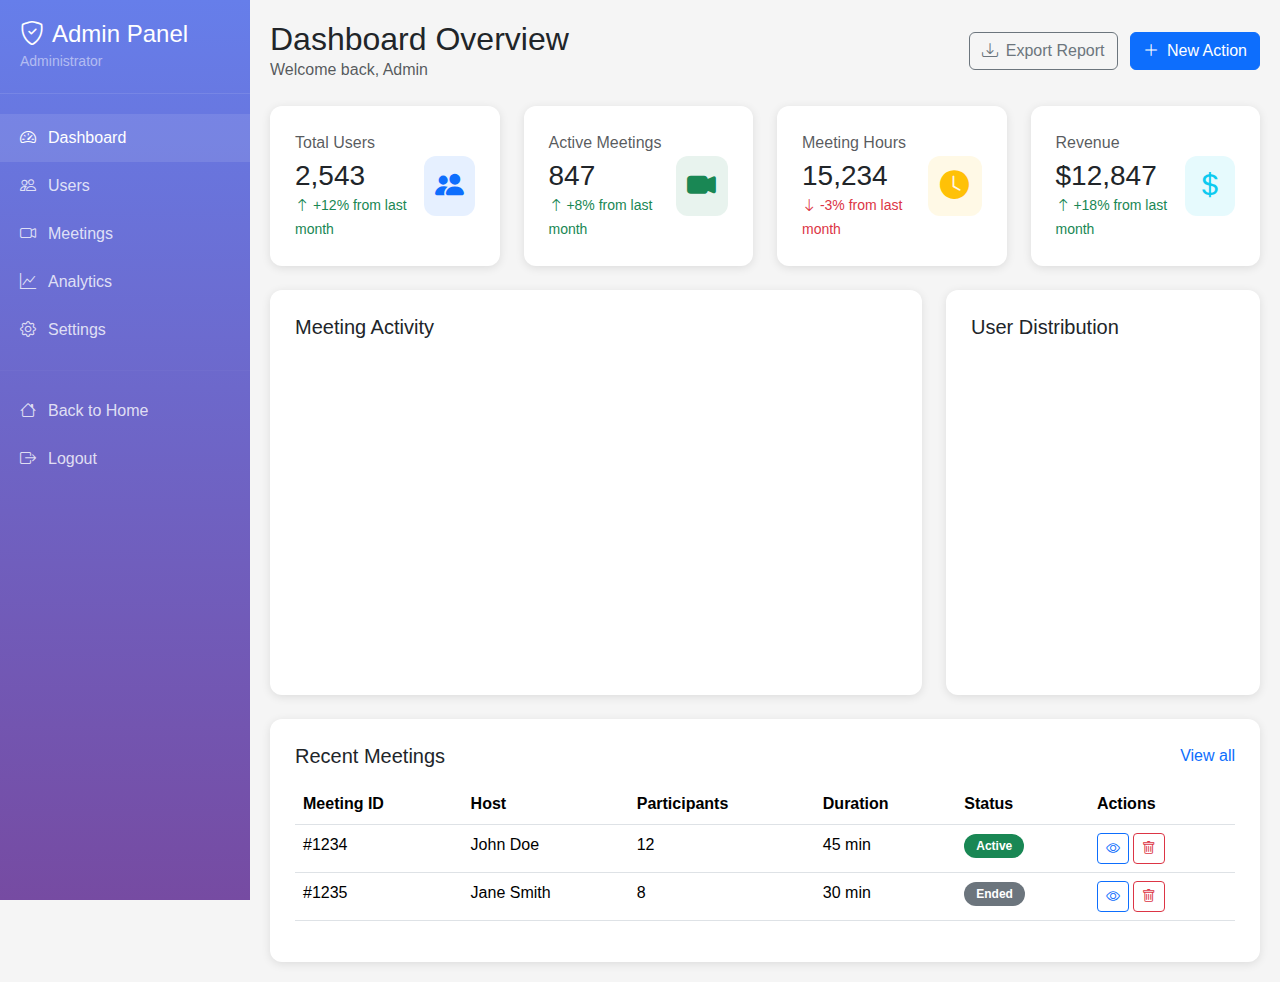
<file: New folder/meetclone/meetclone/src/main/resources/templates/admin_dashboard.html>
<!DOCTYPE html>
<html lang="en" xmlns:th="http://www.thymeleaf.org">
<head>
    <meta charset="UTF-8">
    <meta name="viewport" content="width=device-width, initial-scale=1.0">
    <title>Admin Dashboard - ConferMeet</title>
    <link href="https://cdn.jsdelivr.net/npm/bootstrap@5.3.0/dist/css/bootstrap.min.css" rel="stylesheet">
    <link rel="stylesheet" href="https://cdn.jsdelivr.net/npm/bootstrap-icons@1.11.0/font/bootstrap-icons.css">
    <style>
        :root {
            --primary-color: #4285f4;
            --sidebar-width: 250px;
        }

        body {
            font-family: 'Segoe UI', Tahoma, Geneva, Verdana, sans-serif;
            background-color: #f5f5f5;
        }

        .sidebar {
            width: var(--sidebar-width);
            height: 100vh;
            background: linear-gradient(180deg, #667eea 0%, #764ba2 100%);
            position: fixed;
            left: 0;
            top: 0;
            color: white;
            overflow-y: auto;
            transition: all 0.3s;
            z-index: 1000;
        }

        .sidebar-header {
            padding: 20px;
            border-bottom: 1px solid rgba(255,255,255,0.1);
        }

        .sidebar-menu {
            padding: 20px 0;
        }

        .sidebar-menu .menu-item {
            padding: 12px 20px;
            color: rgba(255,255,255,0.8);
            text-decoration: none;
            display: flex;
            align-items: center;
            gap: 12px;
            transition: all 0.3s;
        }

        .sidebar-menu .menu-item:hover,
        .sidebar-menu .menu-item.active {
            background-color: rgba(255,255,255,0.1);
            color: white;
        }

        .main-content {
            margin-left: var(--sidebar-width);
            padding: 20px;
            min-height: 100vh;
        }

        .stat-card {
            background: white;
            border-radius: 12px;
            padding: 25px;
            box-shadow: 0 2px 10px rgba(0,0,0,0.1);
            transition: transform 0.3s;
        }

        .stat-card:hover {
            transform: translateY(-5px);
            box-shadow: 0 5px 20px rgba(0,0,0,0.15);
        }

        .stat-icon {
            width: 60px;
            height: 60px;
            border-radius: 12px;
            display: flex;
            align-items: center;
            justify-content: center;
            font-size: 1.8rem;
        }

        .chart-card {
            background: white;
            border-radius: 12px;
            padding: 25px;
            box-shadow: 0 2px 10px rgba(0,0,0,0.1);
        }

        .table-card {
            background: white;
            border-radius: 12px;
            padding: 25px;
            box-shadow: 0 2px 10px rgba(0,0,0,0.1);
        }

        .badge-status {
            padding: 5px 12px;
            border-radius: 20px;
            font-size: 0.75rem;
            font-weight: 600;
        }

        @media (max-width: 768px) {
            .sidebar {
                margin-left: calc(var(--sidebar-width) * -1);
            }

            .sidebar.show {
                margin-left: 0;
            }

            .main-content {
                margin-left: 0;
            }
        }
    </style>
</head>
<body>
    <div class="sidebar">
        <div class="sidebar-header">
            <h4 class="mb-0"><i class="bi bi-shield-check me-2"></i>Admin Panel</h4>
            <small class="text-white-50" th:text="${username}">Administrator</small>
        </div>
        <div class="sidebar-menu">
            <a href="#" class="menu-item active" onclick="showSection('dashboard')">
                <i class="bi bi-speedometer2"></i>
                <span>Dashboard</span>
            </a>
            <a href="#" class="menu-item" onclick="showSection('users')">
                <i class="bi bi-people"></i>
                <span>Users</span>
            </a>
            <a href="#" class="menu-item" onclick="showSection('meetings')">
                <i class="bi bi-camera-video"></i>
                <span>Meetings</span>
            </a>
            <a href="#" class="menu-item" onclick="showSection('analytics')">
                <i class="bi bi-graph-up"></i>
                <span>Analytics</span>
            </a>
            <a href="#" class="menu-item" onclick="showSection('settings')">
                <i class="bi bi-gear"></i>
                <span>Settings</span>
            </a>
            <hr style="border-color: rgba(255,255,255,0.1);">
            <a href="/index" class="menu-item">
                <i class="bi bi-house"></i>
                <span>Back to Home</span>
            </a>
            <a href="/logout" class="menu-item">
                <i class="bi bi-box-arrow-right"></i>
                <span>Logout</span>
            </a>
        </div>
    </div>

    <div class="main-content">
        <div class="d-flex justify-content-between align-items-center mb-4">
            <div>
                <h2 class="mb-0">Dashboard Overview</h2>
                <p class="text-muted mb-0">Welcome back, <span th:text="${username}">Admin</span></p>
            </div>
            <div>
                <button class="btn btn-outline-secondary me-2">
                    <i class="bi bi-download me-2"></i>Export Report
                </button>
                <button class="btn btn-primary">
                    <i class="bi bi-plus-lg me-2"></i>New Action
                </button>
            </div>
        </div>

        <div id="dashboard-section">
            <div class="row g-4 mb-4">
                <div class="col-md-3">
                    <div class="stat-card">
                        <div class="d-flex justify-content-between align-items-center">
                            <div>
                                <p class="text-muted mb-1">Total Users</p>
                                <h3 class="mb-0">2,543</h3>
                                <small class="text-success"><i class="bi bi-arrow-up"></i> +12% from last month</small>
                            </div>
                            <div class="stat-icon bg-primary bg-opacity-10 text-primary">
                                <i class="bi bi-people-fill"></i>
                            </div>
                        </div>
                    </div>
                </div>

                <div class="col-md-3">
                    <div class="stat-card">
                        <div class="d-flex justify-content-between align-items-center">
                            <div>
                                <p class="text-muted mb-1">Active Meetings</p>
                                <h3 class="mb-0">847</h3>
                                <small class="text-success"><i class="bi bi-arrow-up"></i> +8% from last month</small>
                            </div>
                            <div class="stat-icon bg-success bg-opacity-10 text-success">
                                <i class="bi bi-camera-video-fill"></i>
                            </div>
                        </div>
                    </div>
                </div>

                <div class="col-md-3">
                    <div class="stat-card">
                        <div class="d-flex justify-content-between align-items-center">
                            <div>
                                <p class="text-muted mb-1">Meeting Hours</p>
                                <h3 class="mb-0">15,234</h3>
                                <small class="text-danger"><i class="bi bi-arrow-down"></i> -3% from last month</small>
                            </div>
                            <div class="stat-icon bg-warning bg-opacity-10 text-warning">
                                <i class="bi bi-clock-fill"></i>
                            </div>
                        </div>
                    </div>
                </div>

                <div class="col-md-3">
                    <div class="stat-card">
                        <div class="d-flex justify-content-between align-items-center">
                            <div>
                                <p class="text-muted mb-1">Revenue</p>
                                <h3 class="mb-0">$12,847</h3>
                                <small class="text-success"><i class="bi bi-arrow-up"></i> +18% from last month</small>
                            </div>
                            <div class="stat-icon bg-info bg-opacity-10 text-info">
                                <i class="bi bi-currency-dollar"></i>
                            </div>
                        </div>
                    </div>
                </div>
            </div>

            <div class="row g-4 mb-4">
                <div class="col-md-8">
                    <div class="chart-card">
                        <h5 class="mb-4">Meeting Activity</h5>
                        <canvas id="activityChart" style="height: 300px;"></canvas>
                    </div>
                </div>

                <div class="col-md-4">
                    <div class="chart-card">
                        <h5 class="mb-4">User Distribution</h5>
                        <canvas id="userChart" style="height: 300px;"></canvas>
                    </div>
                </div>
            </div>

            <div class="table-card">
                <div class="d-flex justify-content-between align-items-center mb-3">
                    <h5 class="mb-0">Recent Meetings</h5>
                    <a href="#" class="text-decoration-none">View all</a>
                </div>
                <div class="table-responsive">
                    <table class="table table-hover">
                        <thead>
                            <tr>
                                <th>Meeting ID</th>
                                <th>Host</th>
                                <th>Participants</th>
                                <th>Duration</th>
                                <th>Status</th>
                                <th>Actions</th>
                            </tr>
                        </thead>
                        <tbody>
                            <tr>
                                <td>#1234</td>
                                <td>John Doe</td>
                                <td>12</td>
                                <td>45 min</td>
                                <td><span class="badge-status bg-success text-white">Active</span></td>
                                <td>
                                    <button class="btn btn-sm btn-outline-primary"><i class="bi bi-eye"></i></button>
                                    <button class="btn btn-sm btn-outline-danger"><i class="bi bi-trash"></i></button>
                                </td>
                            </tr>
                            <tr>
                                <td>#1235</td>
                                <td>Jane Smith</td>
                                <td>8</td>
                                <td>30 min</td>
                                <td><span class="badge-status bg-secondary text-white">Ended</span></td>
                                <td>
                                    <button class="btn btn-sm btn-outline-primary"><i class="bi bi-eye"></i></button>
                                    <button class="btn btn-sm btn-outline-danger"><i class="bi bi-trash"></i></button>
                                </td>
                            </tr>
                        </tbody>
                    </table>
                </div>
            </div>
        </div>

        <div id="users-section" style="display: none;">
            <div class="table-card">
                <h5 class="mb-4">User Management</h5>
                <div class="table-responsive">
                    <table class="table table-hover">
                        <thead>
                            <tr>
                                <th>User ID</th>
                                <th>Name</th>
                                <th>Email</th>
                                <th>Role</th>
                                <th>Status</th>
                                <th>Actions</th>
                            </tr>
                        </thead>
                        <tbody>
                            <tr>
                                <td>#001</td>
                                <td>John Doe</td>
                                <td>john@example.com</td>
                                <td><span class="badge bg-primary">USER</span></td>
                                <td><span class="badge-status bg-success text-white">Active</span></td>
                                <td>
                                    <button class="btn btn-sm btn-outline-primary"><i class="bi bi-pencil"></i></button>
                                    <button class="btn btn-sm btn-outline-danger"><i class="bi bi-trash"></i></button>
                                </td>
                            </tr>
                        </tbody>
                    </table>
                </div>
            </div>
        </div>

    </div>

    <script src="https://cdn.jsdelivr.net/npm/bootstrap@5.3.0/dist/js/bootstrap.bundle.min.js"></script>
    <script>
        function showSection(sectionName) {
            document.querySelectorAll('[id$="-section"]').forEach(section => {
                section.style.display = 'none';
            });

            const section = document.getElementById(`${sectionName}-section`);
            if (section) {
                section.style.display = 'block';
            }

            document.querySelectorAll('.menu-item').forEach(item => {
                item.classList.remove('active');
            });
            event.target.closest('.menu-item').classList.add('active');
        }
    </script>
</body>
</html>
</file>
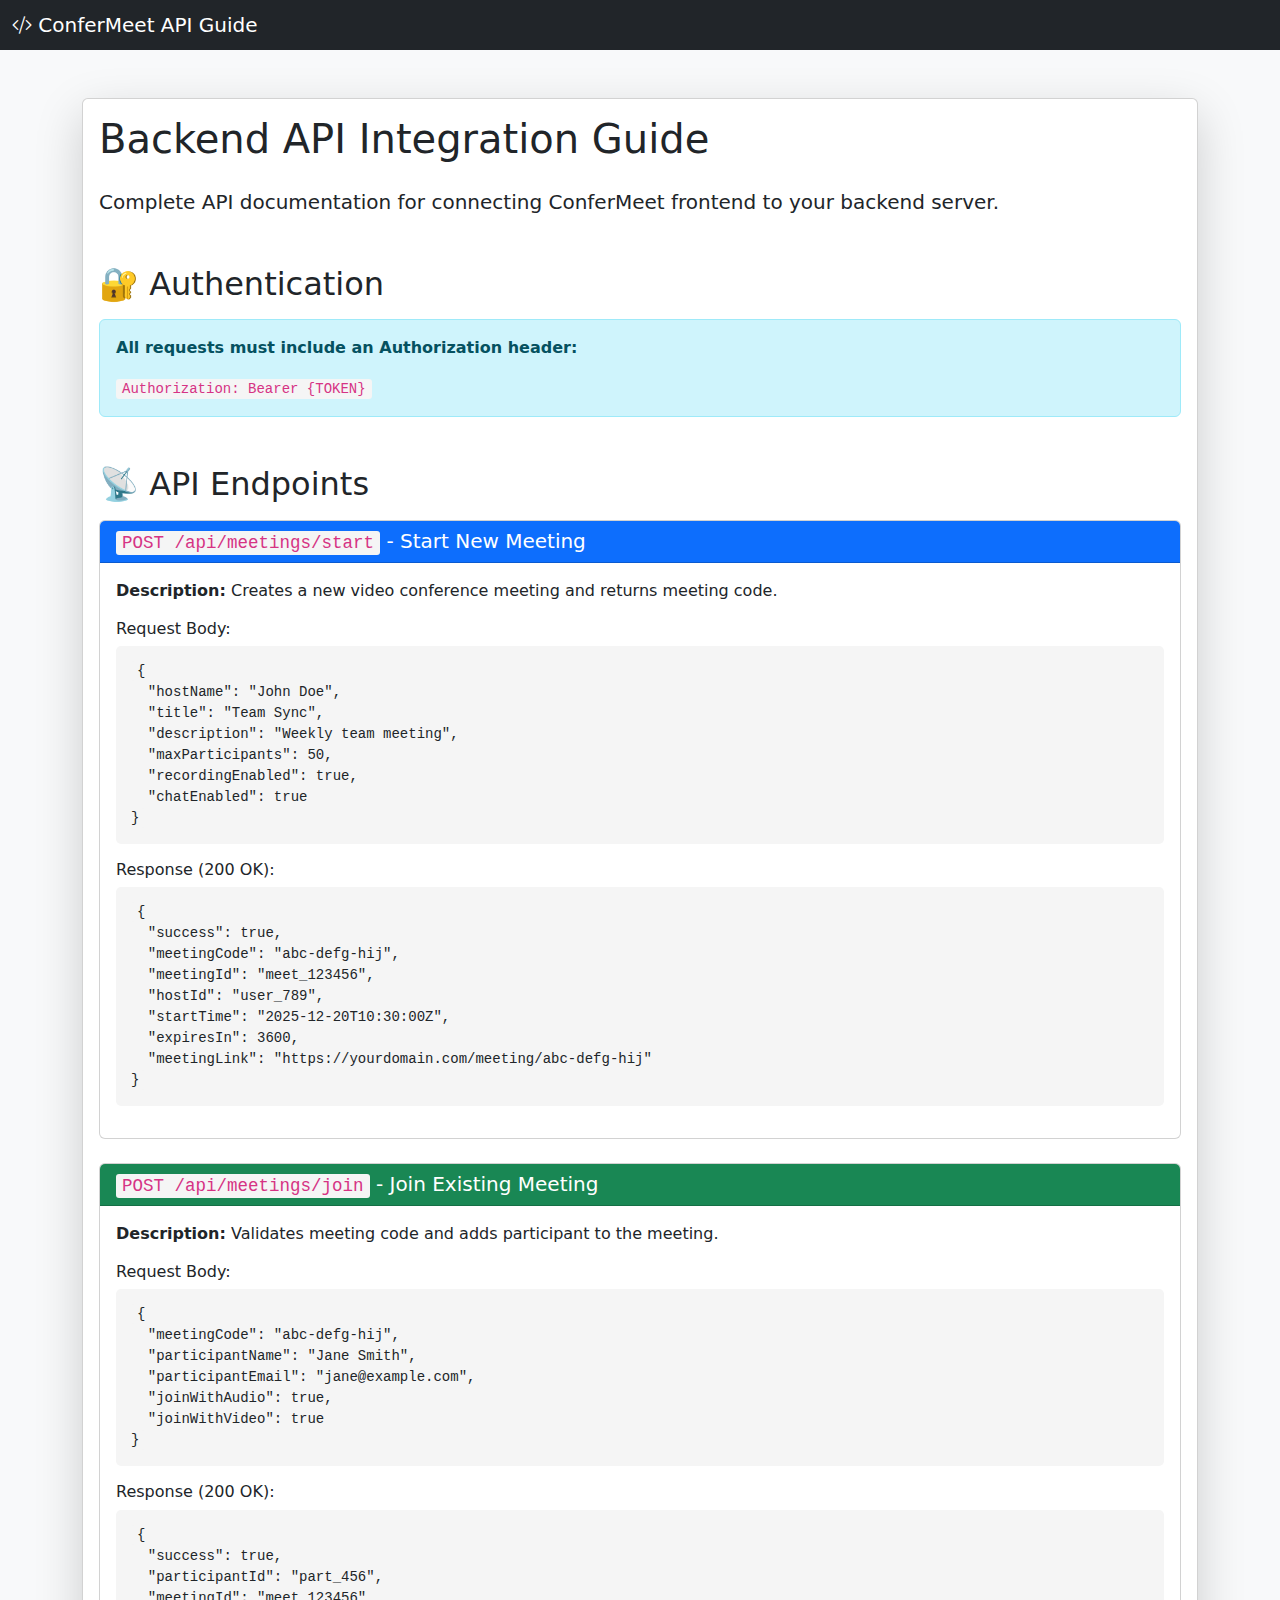
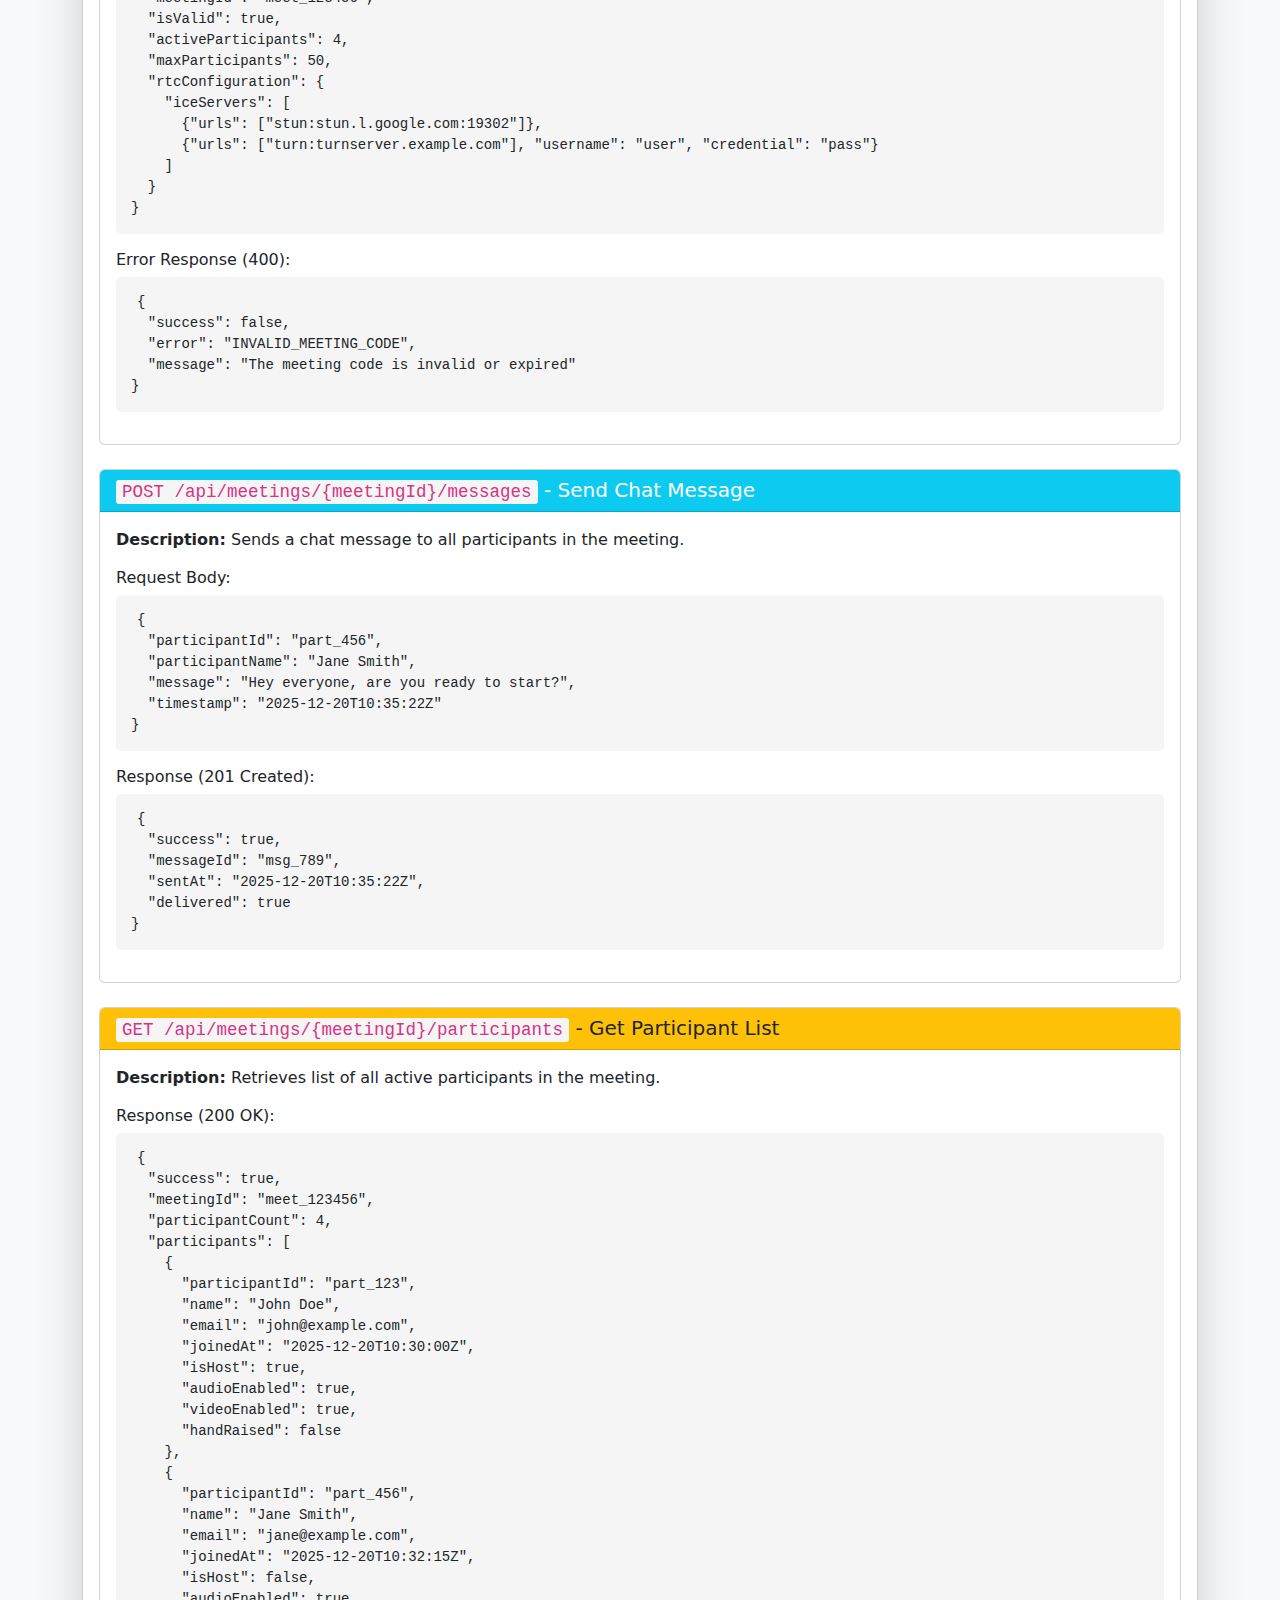
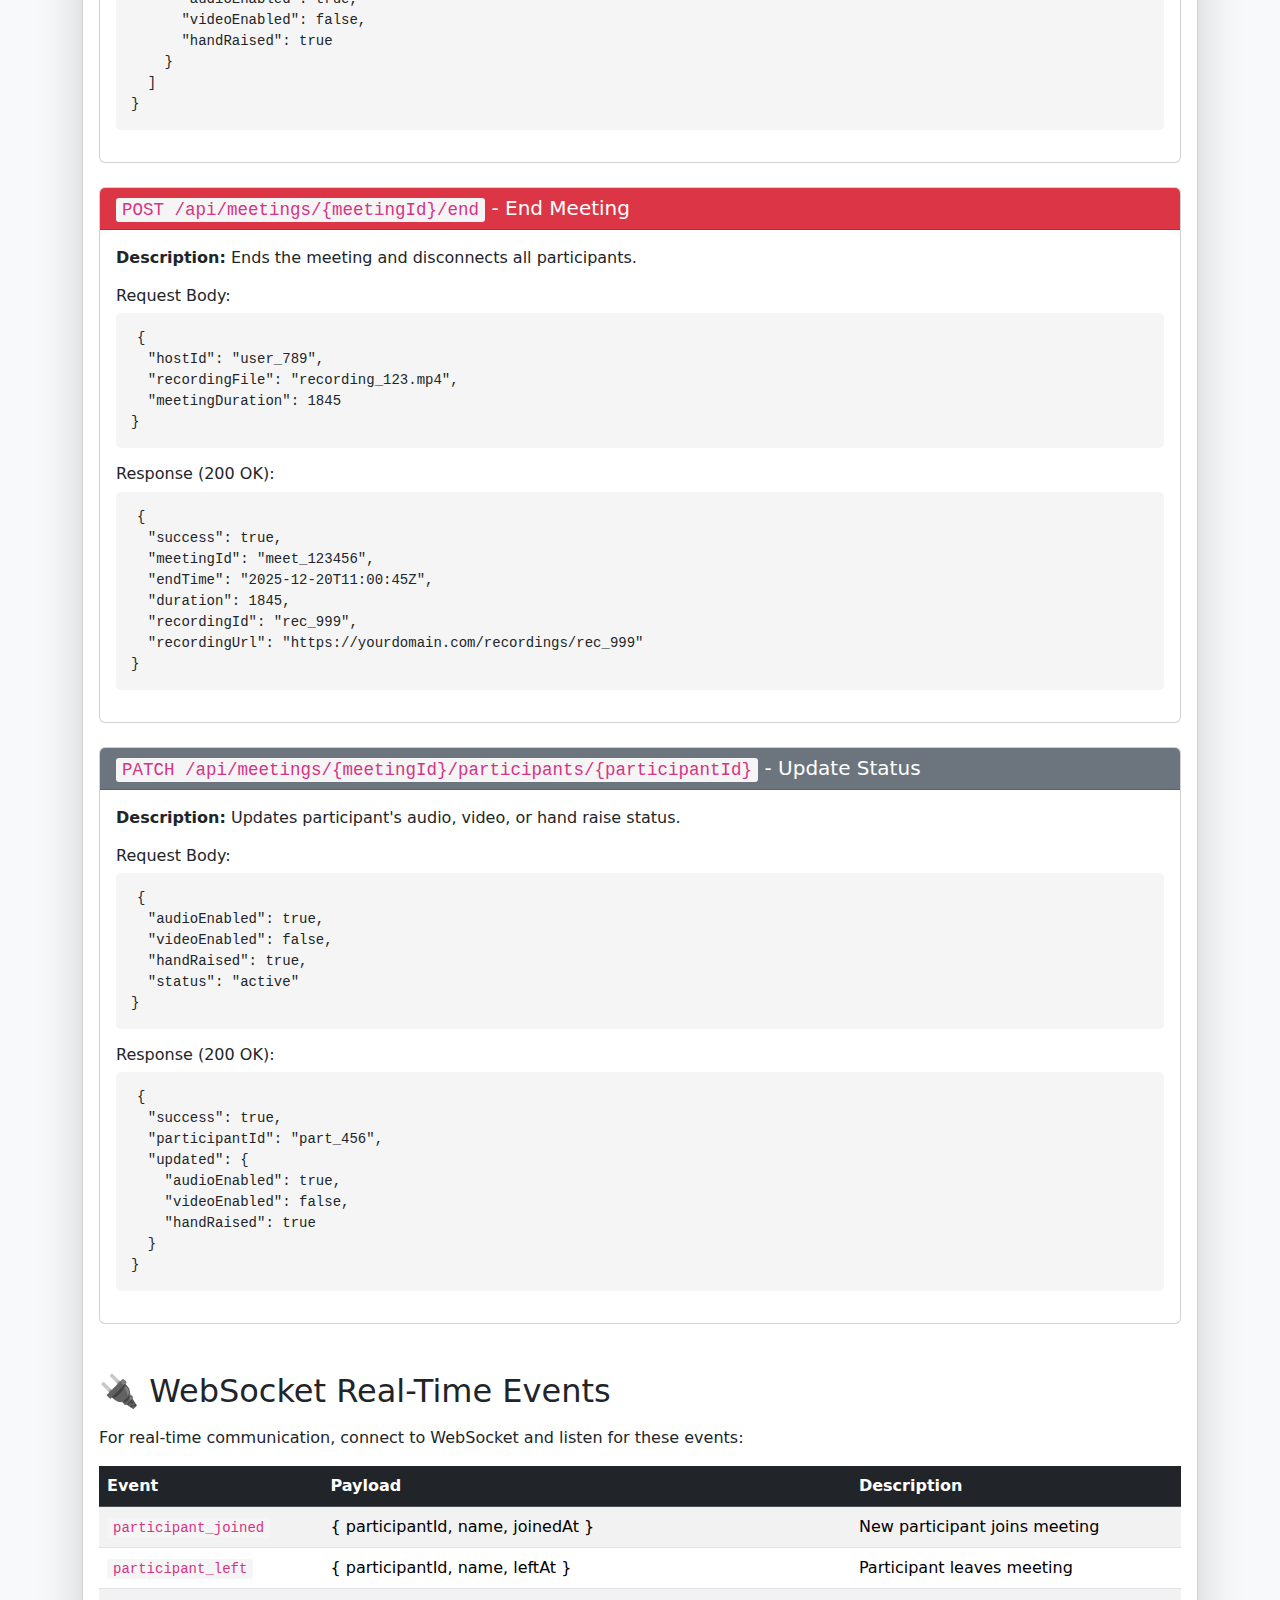
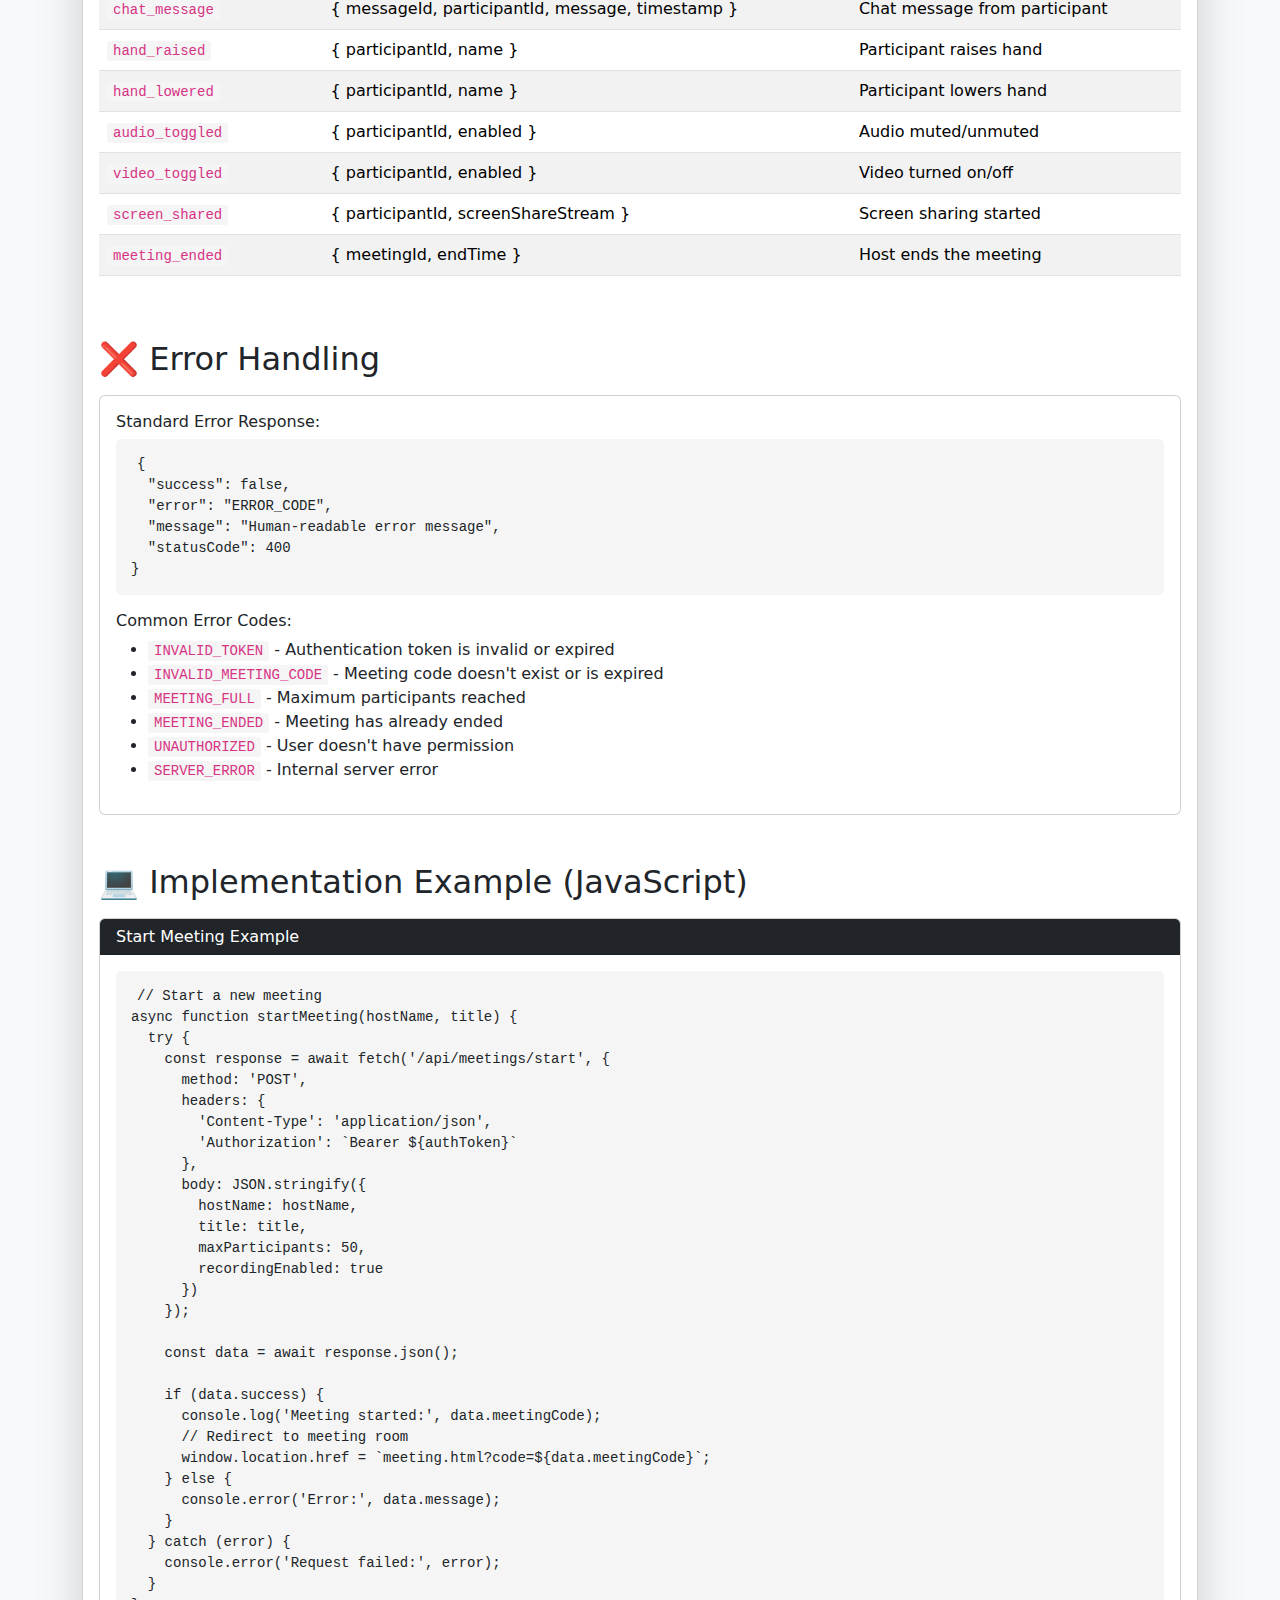
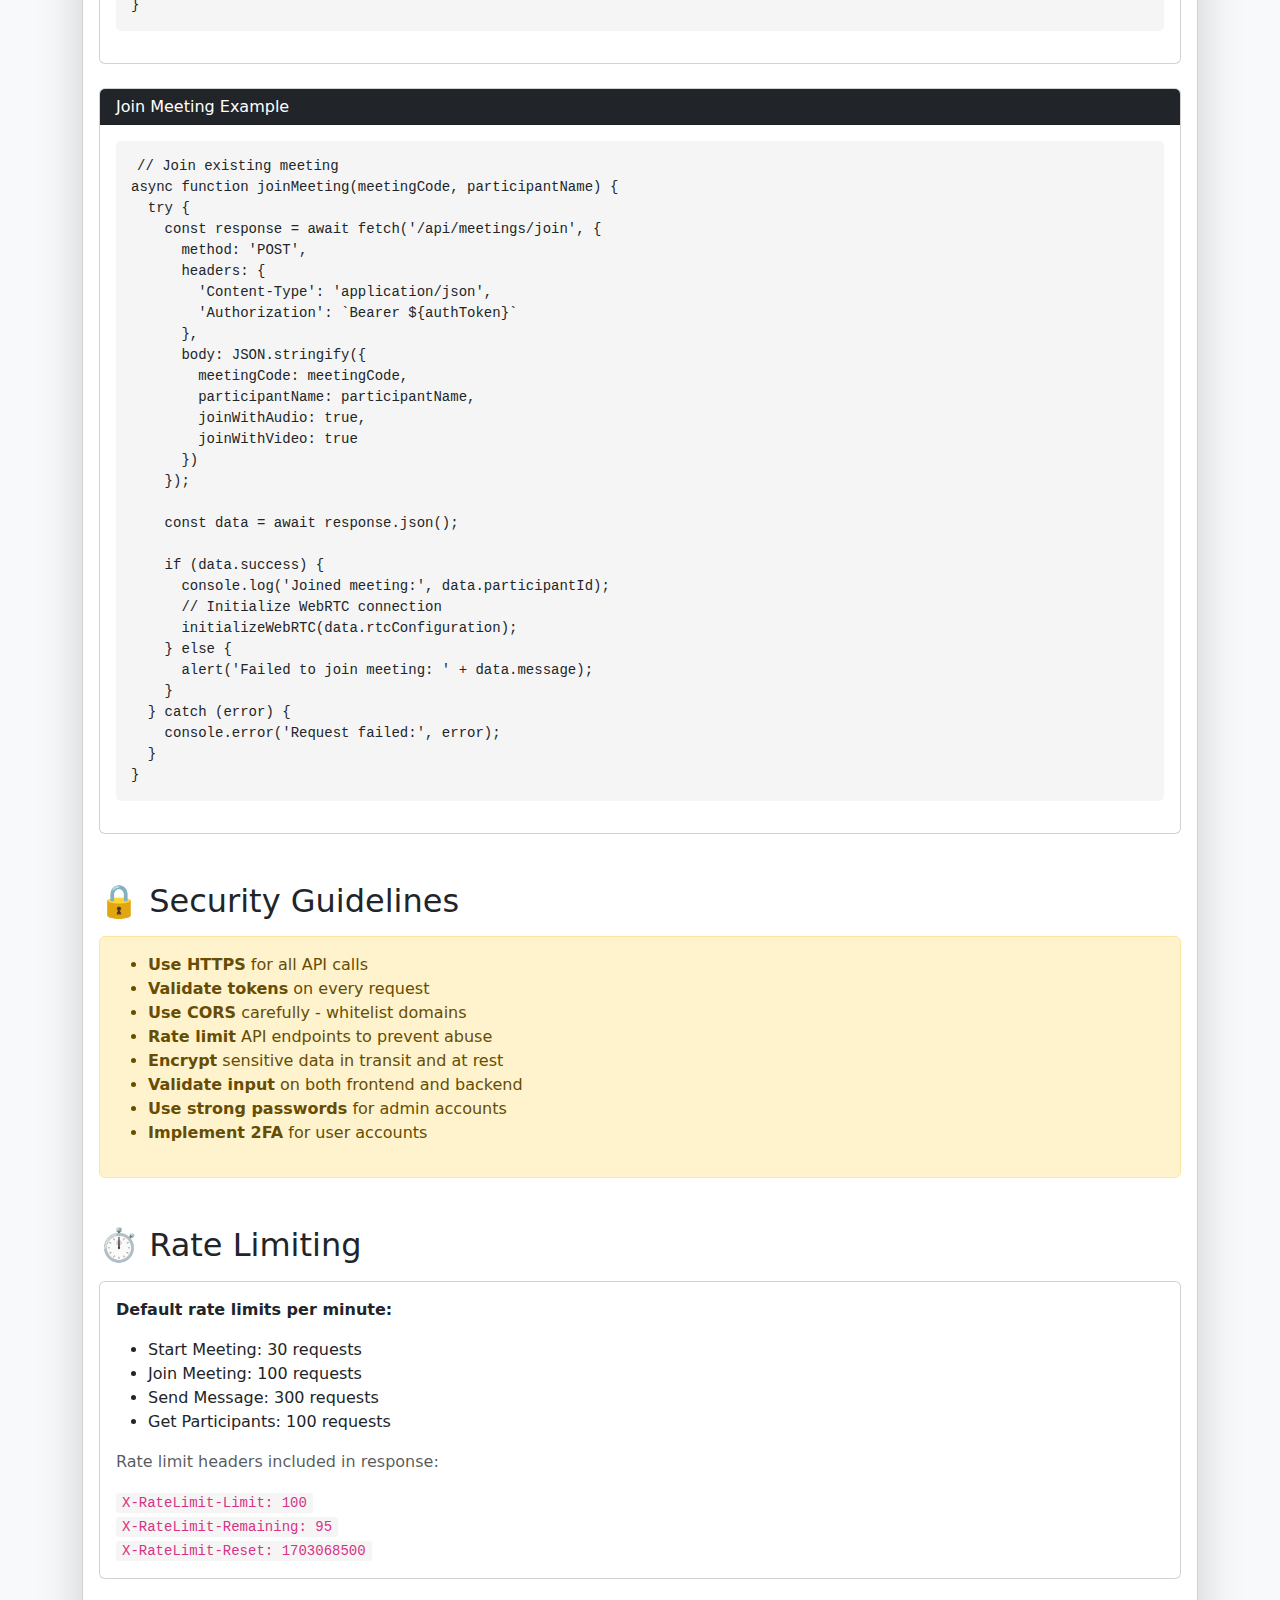
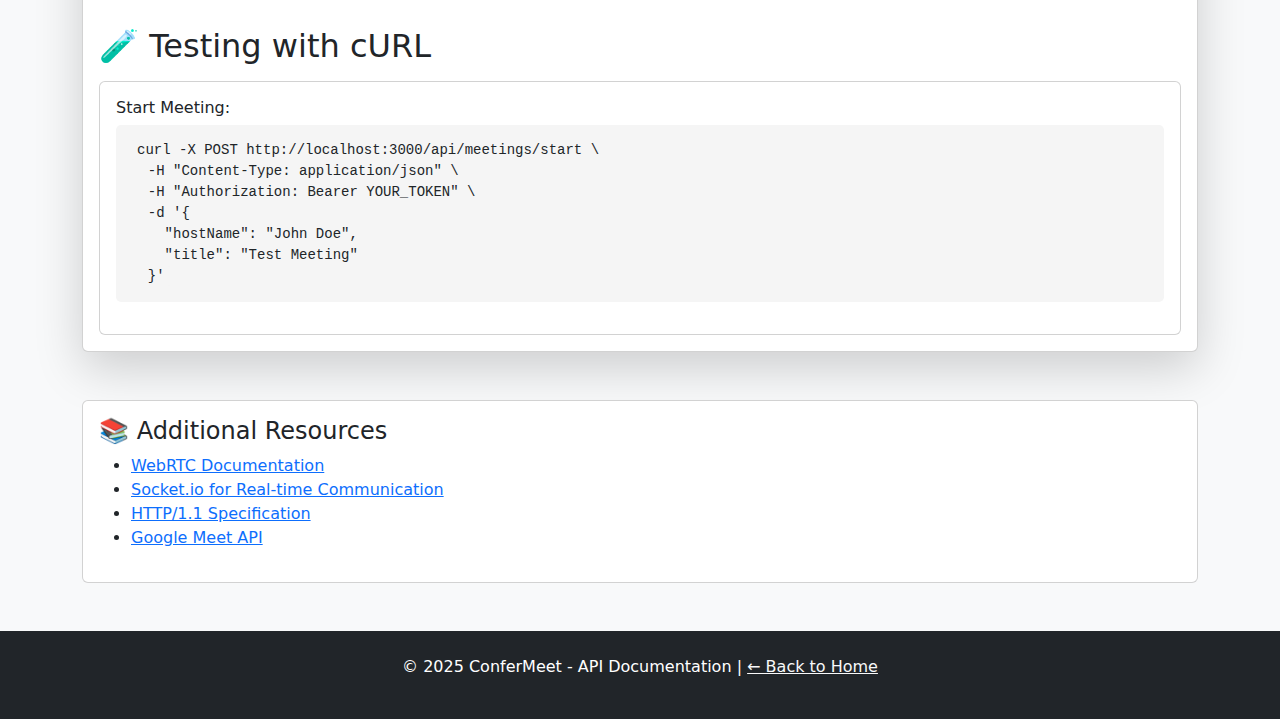
<file: New folder/meetclone/meetclone/src/main/resources/templates/api-docs.html>
<!-- API Integration Guide for ConferMeet Backend -->
<!DOCTYPE html>
<html lang="en">
<head>
    <meta charset="UTF-8">
    <meta name="viewport" content="width=device-width, initial-scale=1.0">
    <title>ConferMeet - API Integration Guide</title>
    <link href="https://cdn.jsdelivr.net/npm/bootstrap@5.3.0/dist/css/bootstrap.min.css" rel="stylesheet">
    <link rel="stylesheet" href="https://cdn.jsdelivr.net/npm/bootstrap-icons@1.11.0/font/bootstrap-icons.css">
    <style>
        code { background-color: #f5f5f5; padding: 2px 6px; border-radius: 3px; }
        pre { background-color: #f5f5f5; padding: 15px; border-radius: 5px; overflow-x: auto; }
    </style>
</head>
<body class="bg-light">
    <nav class="navbar navbar-dark bg-dark">
        <div class="container-fluid">
            <span class="navbar-brand mb-0 h1"><i class="bi bi-code-slash"></i> ConferMeet API Guide</span>
        </div>
    </nav>

    <div class="container my-5">
        <div class="card shadow-lg mb-5">
            <div class="card-body">
                <h1 class="mb-4">Backend API Integration Guide</h1>
                <p class="lead">Complete API documentation for connecting ConferMeet frontend to your backend server.</p>

                <!-- Authentication -->
                <h2 class="mt-5 mb-3">🔐 Authentication</h2>
                <div class="alert alert-info">
                    <p><strong>All requests must include an Authorization header:</strong></p>
                    <code>Authorization: Bearer {TOKEN}</code>
                </div>

                <!-- API Endpoints -->
                <h2 class="mt-5 mb-3">📡 API Endpoints</h2>

                <!-- 1. Start Meeting -->
                <div class="card mb-4">
                    <div class="card-header bg-primary text-white">
                        <h5 class="mb-0"><code>POST /api/meetings/start</code> - Start New Meeting</h5>
                    </div>
                    <div class="card-body">
                        <p><strong>Description:</strong> Creates a new video conference meeting and returns meeting code.</p>
                        
                        <h6>Request Body:</h6>
                        <pre><code>{
  "hostName": "John Doe",
  "title": "Team Sync",
  "description": "Weekly team meeting",
  "maxParticipants": 50,
  "recordingEnabled": true,
  "chatEnabled": true
}</code></pre>

                        <h6>Response (200 OK):</h6>
                        <pre><code>{
  "success": true,
  "meetingCode": "abc-defg-hij",
  "meetingId": "meet_123456",
  "hostId": "user_789",
  "startTime": "2025-12-20T10:30:00Z",
  "expiresIn": 3600,
  "meetingLink": "https://yourdomain.com/meeting/abc-defg-hij"
}</code></pre>
                    </div>
                </div>

                <!-- 2. Join Meeting -->
                <div class="card mb-4">
                    <div class="card-header bg-success text-white">
                        <h5 class="mb-0"><code>POST /api/meetings/join</code> - Join Existing Meeting</h5>
                    </div>
                    <div class="card-body">
                        <p><strong>Description:</strong> Validates meeting code and adds participant to the meeting.</p>
                        
                        <h6>Request Body:</h6>
                        <pre><code>{
  "meetingCode": "abc-defg-hij",
  "participantName": "Jane Smith",
  "participantEmail": "jane@example.com",
  "joinWithAudio": true,
  "joinWithVideo": true
}</code></pre>

                        <h6>Response (200 OK):</h6>
                        <pre><code>{
  "success": true,
  "participantId": "part_456",
  "meetingId": "meet_123456",
  "isValid": true,
  "activeParticipants": 4,
  "maxParticipants": 50,
  "rtcConfiguration": {
    "iceServers": [
      {"urls": ["stun:stun.l.google.com:19302"]},
      {"urls": ["turn:turnserver.example.com"], "username": "user", "credential": "pass"}
    ]
  }
}</code></pre>

                        <h6>Error Response (400):</h6>
                        <pre><code>{
  "success": false,
  "error": "INVALID_MEETING_CODE",
  "message": "The meeting code is invalid or expired"
}</code></pre>
                    </div>
                </div>

                <!-- 3. Send Chat Message -->
                <div class="card mb-4">
                    <div class="card-header bg-info text-white">
                        <h5 class="mb-0"><code>POST /api/meetings/{meetingId}/messages</code> - Send Chat Message</h5>
                    </div>
                    <div class="card-body">
                        <p><strong>Description:</strong> Sends a chat message to all participants in the meeting.</p>
                        
                        <h6>Request Body:</h6>
                        <pre><code>{
  "participantId": "part_456",
  "participantName": "Jane Smith",
  "message": "Hey everyone, are you ready to start?",
  "timestamp": "2025-12-20T10:35:22Z"
}</code></pre>

                        <h6>Response (201 Created):</h6>
                        <pre><code>{
  "success": true,
  "messageId": "msg_789",
  "sentAt": "2025-12-20T10:35:22Z",
  "delivered": true
}</code></pre>
                    </div>
                </div>

                <!-- 4. Get Participants -->
                <div class="card mb-4">
                    <div class="card-header bg-warning text-dark">
                        <h5 class="mb-0"><code>GET /api/meetings/{meetingId}/participants</code> - Get Participant List</h5>
                    </div>
                    <div class="card-body">
                        <p><strong>Description:</strong> Retrieves list of all active participants in the meeting.</p>
                        
                        <h6>Response (200 OK):</h6>
                        <pre><code>{
  "success": true,
  "meetingId": "meet_123456",
  "participantCount": 4,
  "participants": [
    {
      "participantId": "part_123",
      "name": "John Doe",
      "email": "john@example.com",
      "joinedAt": "2025-12-20T10:30:00Z",
      "isHost": true,
      "audioEnabled": true,
      "videoEnabled": true,
      "handRaised": false
    },
    {
      "participantId": "part_456",
      "name": "Jane Smith",
      "email": "jane@example.com",
      "joinedAt": "2025-12-20T10:32:15Z",
      "isHost": false,
      "audioEnabled": true,
      "videoEnabled": false,
      "handRaised": true
    }
  ]
}</code></pre>
                    </div>
                </div>

                <!-- 5. End Meeting -->
                <div class="card mb-4">
                    <div class="card-header bg-danger text-white">
                        <h5 class="mb-0"><code>POST /api/meetings/{meetingId}/end</code> - End Meeting</h5>
                    </div>
                    <div class="card-body">
                        <p><strong>Description:</strong> Ends the meeting and disconnects all participants.</p>
                        
                        <h6>Request Body:</h6>
                        <pre><code>{
  "hostId": "user_789",
  "recordingFile": "recording_123.mp4",
  "meetingDuration": 1845
}</code></pre>

                        <h6>Response (200 OK):</h6>
                        <pre><code>{
  "success": true,
  "meetingId": "meet_123456",
  "endTime": "2025-12-20T11:00:45Z",
  "duration": 1845,
  "recordingId": "rec_999",
  "recordingUrl": "https://yourdomain.com/recordings/rec_999"
}</code></pre>
                    </div>
                </div>

                <!-- 6. Update Participant Status -->
                <div class="card mb-4">
                    <div class="card-header bg-secondary text-white">
                        <h5 class="mb-0"><code>PATCH /api/meetings/{meetingId}/participants/{participantId}</code> - Update Status</h5>
                    </div>
                    <div class="card-body">
                        <p><strong>Description:</strong> Updates participant's audio, video, or hand raise status.</p>
                        
                        <h6>Request Body:</h6>
                        <pre><code>{
  "audioEnabled": true,
  "videoEnabled": false,
  "handRaised": true,
  "status": "active"
}</code></pre>

                        <h6>Response (200 OK):</h6>
                        <pre><code>{
  "success": true,
  "participantId": "part_456",
  "updated": {
    "audioEnabled": true,
    "videoEnabled": false,
    "handRaised": true
  }
}</code></pre>
                    </div>
                </div>

                <!-- 7. WebSocket Events -->
                <h2 class="mt-5 mb-3">🔌 WebSocket Real-Time Events</h2>
                <p>For real-time communication, connect to WebSocket and listen for these events:</p>

                <div class="table-responsive">
                    <table class="table table-striped">
                        <thead class="table-dark">
                            <tr>
                                <th>Event</th>
                                <th>Payload</th>
                                <th>Description</th>
                            </tr>
                        </thead>
                        <tbody>
                            <tr>
                                <td><code>participant_joined</code></td>
                                <td>{ participantId, name, joinedAt }</td>
                                <td>New participant joins meeting</td>
                            </tr>
                            <tr>
                                <td><code>participant_left</code></td>
                                <td>{ participantId, name, leftAt }</td>
                                <td>Participant leaves meeting</td>
                            </tr>
                            <tr>
                                <td><code>chat_message</code></td>
                                <td>{ messageId, participantId, message, timestamp }</td>
                                <td>Chat message from participant</td>
                            </tr>
                            <tr>
                                <td><code>hand_raised</code></td>
                                <td>{ participantId, name }</td>
                                <td>Participant raises hand</td>
                            </tr>
                            <tr>
                                <td><code>hand_lowered</code></td>
                                <td>{ participantId, name }</td>
                                <td>Participant lowers hand</td>
                            </tr>
                            <tr>
                                <td><code>audio_toggled</code></td>
                                <td>{ participantId, enabled }</td>
                                <td>Audio muted/unmuted</td>
                            </tr>
                            <tr>
                                <td><code>video_toggled</code></td>
                                <td>{ participantId, enabled }</td>
                                <td>Video turned on/off</td>
                            </tr>
                            <tr>
                                <td><code>screen_shared</code></td>
                                <td>{ participantId, screenShareStream }</td>
                                <td>Screen sharing started</td>
                            </tr>
                            <tr>
                                <td><code>meeting_ended</code></td>
                                <td>{ meetingId, endTime }</td>
                                <td>Host ends the meeting</td>
                            </tr>
                        </tbody>
                    </table>
                </div>

                <!-- Error Handling -->
                <h2 class="mt-5 mb-3">❌ Error Handling</h2>
                <div class="card">
                    <div class="card-body">
                        <h6>Standard Error Response:</h6>
                        <pre><code>{
  "success": false,
  "error": "ERROR_CODE",
  "message": "Human-readable error message",
  "statusCode": 400
}</code></pre>

                        <h6>Common Error Codes:</h6>
                        <ul>
                            <li><code>INVALID_TOKEN</code> - Authentication token is invalid or expired</li>
                            <li><code>INVALID_MEETING_CODE</code> - Meeting code doesn't exist or is expired</li>
                            <li><code>MEETING_FULL</code> - Maximum participants reached</li>
                            <li><code>MEETING_ENDED</code> - Meeting has already ended</li>
                            <li><code>UNAUTHORIZED</code> - User doesn't have permission</li>
                            <li><code>SERVER_ERROR</code> - Internal server error</li>
                        </ul>
                    </div>
                </div>

                <!-- Implementation Example -->
                <h2 class="mt-5 mb-3">💻 Implementation Example (JavaScript)</h2>
                <div class="card mb-4">
                    <div class="card-header bg-dark text-white">
                        <h6 class="mb-0">Start Meeting Example</h6>
                    </div>
                    <div class="card-body">
                        <pre><code class="language-javascript">// Start a new meeting
async function startMeeting(hostName, title) {
  try {
    const response = await fetch('/api/meetings/start', {
      method: 'POST',
      headers: {
        'Content-Type': 'application/json',
        'Authorization': `Bearer ${authToken}`
      },
      body: JSON.stringify({
        hostName: hostName,
        title: title,
        maxParticipants: 50,
        recordingEnabled: true
      })
    });

    const data = await response.json();
    
    if (data.success) {
      console.log('Meeting started:', data.meetingCode);
      // Redirect to meeting room
      window.location.href = `meeting.html?code=${data.meetingCode}`;
    } else {
      console.error('Error:', data.message);
    }
  } catch (error) {
    console.error('Request failed:', error);
  }
}</code></pre>
                    </div>
                </div>

                <div class="card mb-4">
                    <div class="card-header bg-dark text-white">
                        <h6 class="mb-0">Join Meeting Example</h6>
                    </div>
                    <div class="card-body">
                        <pre><code class="language-javascript">// Join existing meeting
async function joinMeeting(meetingCode, participantName) {
  try {
    const response = await fetch('/api/meetings/join', {
      method: 'POST',
      headers: {
        'Content-Type': 'application/json',
        'Authorization': `Bearer ${authToken}`
      },
      body: JSON.stringify({
        meetingCode: meetingCode,
        participantName: participantName,
        joinWithAudio: true,
        joinWithVideo: true
      })
    });

    const data = await response.json();
    
    if (data.success) {
      console.log('Joined meeting:', data.participantId);
      // Initialize WebRTC connection
      initializeWebRTC(data.rtcConfiguration);
    } else {
      alert('Failed to join meeting: ' + data.message);
    }
  } catch (error) {
    console.error('Request failed:', error);
  }
}</code></pre>
                    </div>
                </div>

                <!-- Security Guidelines -->
                <h2 class="mt-5 mb-3">🔒 Security Guidelines</h2>
                <div class="alert alert-warning">
                    <ul>
                        <li><strong>Use HTTPS</strong> for all API calls</li>
                        <li><strong>Validate tokens</strong> on every request</li>
                        <li><strong>Use CORS</strong> carefully - whitelist domains</li>
                        <li><strong>Rate limit</strong> API endpoints to prevent abuse</li>
                        <li><strong>Encrypt</strong> sensitive data in transit and at rest</li>
                        <li><strong>Validate input</strong> on both frontend and backend</li>
                        <li><strong>Use strong passwords</strong> for admin accounts</li>
                        <li><strong>Implement 2FA</strong> for user accounts</li>
                    </ul>
                </div>

                <!-- Rate Limiting -->
                <h2 class="mt-5 mb-3">⏱️ Rate Limiting</h2>
                <div class="card">
                    <div class="card-body">
                        <p><strong>Default rate limits per minute:</strong></p>
                        <ul>
                            <li>Start Meeting: 30 requests</li>
                            <li>Join Meeting: 100 requests</li>
                            <li>Send Message: 300 requests</li>
                            <li>Get Participants: 100 requests</li>
                        </ul>
                        <p class="text-muted mt-3">Rate limit headers included in response:</p>
                        <code>X-RateLimit-Limit: 100</code><br>
                        <code>X-RateLimit-Remaining: 95</code><br>
                        <code>X-RateLimit-Reset: 1703068500</code>
                    </div>
                </div>

                <!-- Testing -->
                <h2 class="mt-5 mb-3">🧪 Testing with cURL</h2>
                <div class="card">
                    <div class="card-body">
                        <h6>Start Meeting:</h6>
                        <pre><code>curl -X POST http://localhost:3000/api/meetings/start \
  -H "Content-Type: application/json" \
  -H "Authorization: Bearer YOUR_TOKEN" \
  -d '{
    "hostName": "John Doe",
    "title": "Test Meeting"
  }'</code></pre>
                    </div>
                </div>
            </div>
        </div>

        <div class="card">
            <div class="card-body">
                <h4>📚 Additional Resources</h4>
                <ul>
                    <li><a href="https://webrtc.org/" target="_blank">WebRTC Documentation</a></li>
                    <li><a href="https://socket.io/" target="_blank">Socket.io for Real-time Communication</a></li>
                    <li><a href="https://www.ietf.org/rfc/rfc7231.txt" target="_blank">HTTP/1.1 Specification</a></li>
                    <li><a href="https://developers.google.com/meet" target="_blank">Google Meet API</a></li>
                </ul>
            </div>
        </div>
    </div>

    <footer class="bg-dark text-white text-center py-4 mt-5">
        <p>&copy; 2025 ConferMeet - API Documentation | <a href="index.html" class="text-light">← Back to Home</a></p>
    </footer>

    <script src="https://cdn.jsdelivr.net/npm/bootstrap@5.3.0/dist/js/bootstrap.bundle.min.js"></script>
</body>
</html>
</file>
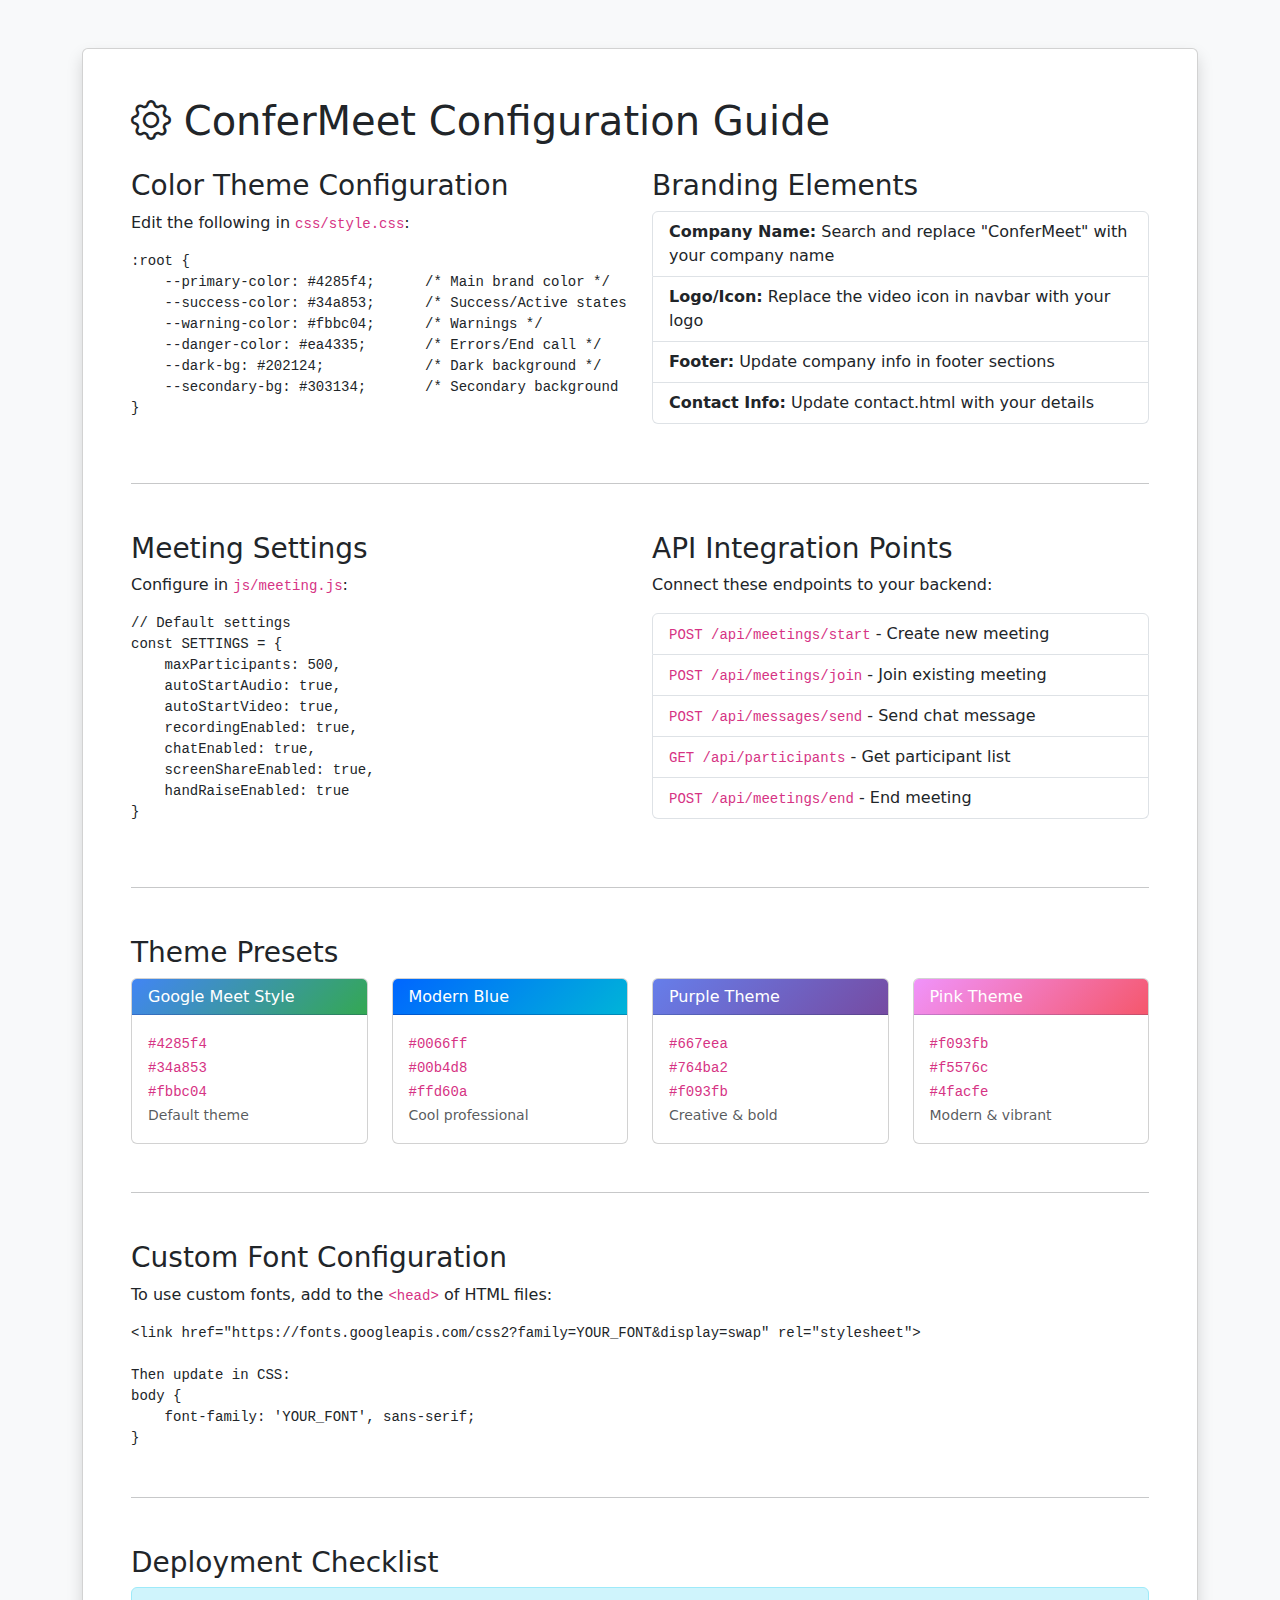
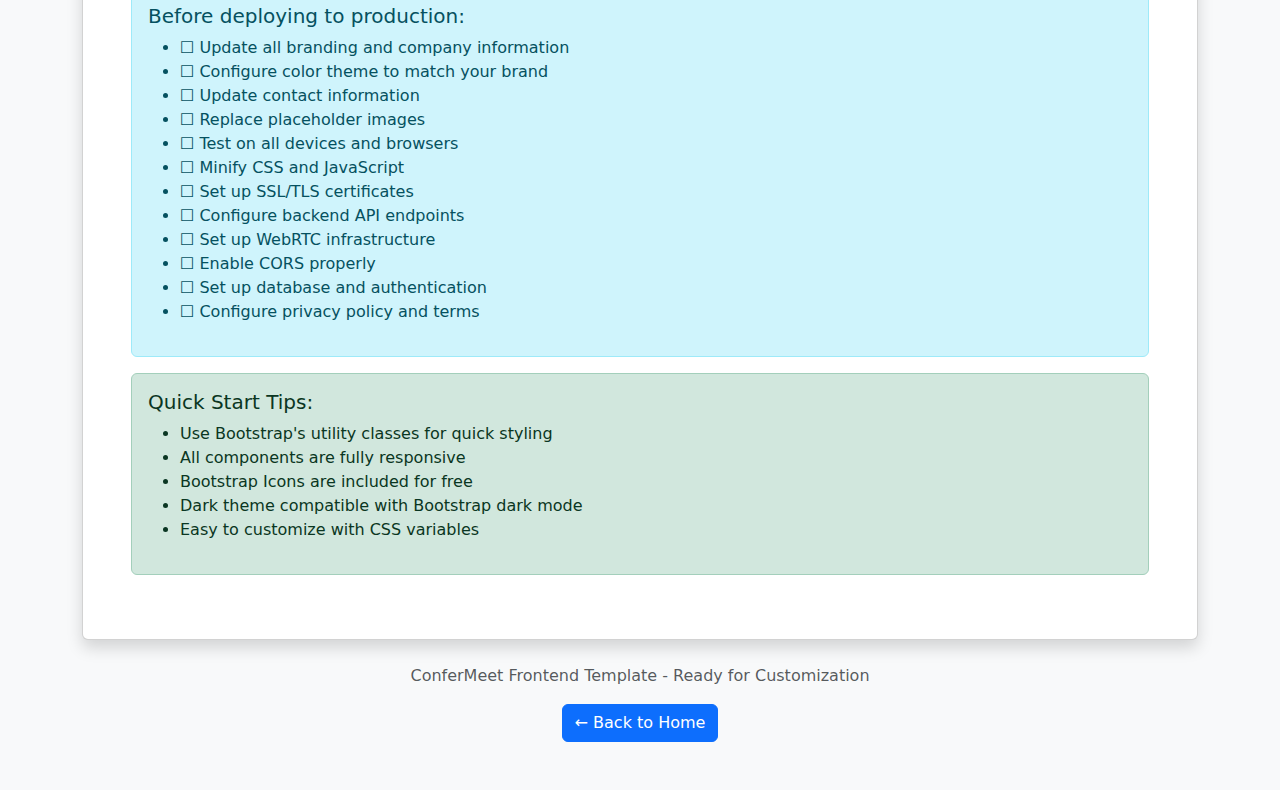
<file: New folder/meetclone/meetclone/src/main/resources/templates/config.html>
<!-- 
    ConferMeet Configuration & Theme Customization Guide
    
    This file demonstrates how to customize the ConferMeet platform
    for your specific needs.
-->

<!DOCTYPE html>
<html lang="en">
<head>
    <meta charset="UTF-8">
    <meta name="viewport" content="width=device-width, initial-scale=1.0">
    <title>ConferMeet - Customization Guide</title>
    <link href="https://cdn.jsdelivr.net/npm/bootstrap@5.3.0/dist/css/bootstrap.min.css" rel="stylesheet">
    <link rel="stylesheet" href="https://cdn.jsdelivr.net/npm/bootstrap-icons@1.11.0/font/bootstrap-icons.css">
</head>
<body class="bg-light">
    <div class="container my-5">
        <div class="card shadow">
            <div class="card-body p-5">
                <h1 class="card-title mb-4"><i class="bi bi-gear"></i> ConferMeet Configuration Guide</h1>
                
                <div class="row">
                    <div class="col-md-6">
                        <h3>Color Theme Configuration</h3>
                        <p>Edit the following in <code>css/style.css</code>:</p>
                        <pre><code>:root {
    --primary-color: #4285f4;      /* Main brand color */
    --success-color: #34a853;      /* Success/Active states */
    --warning-color: #fbbc04;      /* Warnings */
    --danger-color: #ea4335;       /* Errors/End call */
    --dark-bg: #202124;            /* Dark background */
    --secondary-bg: #303134;       /* Secondary background */
}</code></pre>
                    </div>
                    
                    <div class="col-md-6">
                        <h3>Branding Elements</h3>
                        <ul class="list-group">
                            <li class="list-group-item">
                                <strong>Company Name:</strong> Search and replace "ConferMeet" 
                                with your company name
                            </li>
                            <li class="list-group-item">
                                <strong>Logo/Icon:</strong> Replace the video icon in navbar 
                                with your logo
                            </li>
                            <li class="list-group-item">
                                <strong>Footer:</strong> Update company info in footer sections
                            </li>
                            <li class="list-group-item">
                                <strong>Contact Info:</strong> Update contact.html with your details
                            </li>
                        </ul>
                    </div>
                </div>

                <hr class="my-5">

                <div class="row">
                    <div class="col-md-6">
                        <h3>Meeting Settings</h3>
                        <p>Configure in <code>js/meeting.js</code>:</p>
                        <pre><code>// Default settings
const SETTINGS = {
    maxParticipants: 500,
    autoStartAudio: true,
    autoStartVideo: true,
    recordingEnabled: true,
    chatEnabled: true,
    screenShareEnabled: true,
    handRaiseEnabled: true
}</code></pre>
                    </div>
                    
                    <div class="col-md-6">
                        <h3>API Integration Points</h3>
                        <p>Connect these endpoints to your backend:</p>
                        <ul class="list-group">
                            <li class="list-group-item">
                                <code>POST /api/meetings/start</code> - Create new meeting
                            </li>
                            <li class="list-group-item">
                                <code>POST /api/meetings/join</code> - Join existing meeting
                            </li>
                            <li class="list-group-item">
                                <code>POST /api/messages/send</code> - Send chat message
                            </li>
                            <li class="list-group-item">
                                <code>GET /api/participants</code> - Get participant list
                            </li>
                            <li class="list-group-item">
                                <code>POST /api/meetings/end</code> - End meeting
                            </li>
                        </ul>
                    </div>
                </div>

                <hr class="my-5">

                <h3>Theme Presets</h3>
                <div class="row">
                    <div class="col-md-3">
                        <div class="card">
                            <div class="card-header" style="background: linear-gradient(135deg, #4285f4 0%, #34a853 100%);">
                                <h6 class="text-white mb-0">Google Meet Style</h6>
                            </div>
                            <div class="card-body">
                                <code>#4285f4</code><br>
                                <code>#34a853</code><br>
                                <code>#fbbc04</code><br>
                                <small class="text-muted">Default theme</small>
                            </div>
                        </div>
                    </div>
                    
                    <div class="col-md-3">
                        <div class="card">
                            <div class="card-header" style="background: linear-gradient(135deg, #0066ff 0%, #00b4d8 100%);">
                                <h6 class="text-white mb-0">Modern Blue</h6>
                            </div>
                            <div class="card-body">
                                <code>#0066ff</code><br>
                                <code>#00b4d8</code><br>
                                <code>#ffd60a</code><br>
                                <small class="text-muted">Cool professional</small>
                            </div>
                        </div>
                    </div>
                    
                    <div class="col-md-3">
                        <div class="card">
                            <div class="card-header" style="background: linear-gradient(135deg, #667eea 0%, #764ba2 100%);">
                                <h6 class="text-white mb-0">Purple Theme</h6>
                            </div>
                            <div class="card-body">
                                <code>#667eea</code><br>
                                <code>#764ba2</code><br>
                                <code>#f093fb</code><br>
                                <small class="text-muted">Creative & bold</small>
                            </div>
                        </div>
                    </div>
                    
                    <div class="col-md-3">
                        <div class="card">
                            <div class="card-header" style="background: linear-gradient(135deg, #f093fb 0%, #f5576c 100%);">
                                <h6 class="text-white mb-0">Pink Theme</h6>
                            </div>
                            <div class="card-body">
                                <code>#f093fb</code><br>
                                <code>#f5576c</code><br>
                                <code>#4facfe</code><br>
                                <small class="text-muted">Modern & vibrant</small>
                            </div>
                        </div>
                    </div>
                </div>

                <hr class="my-5">

                <h3>Custom Font Configuration</h3>
                <p>To use custom fonts, add to the <code>&lt;head&gt;</code> of HTML files:</p>
                <pre><code>&lt;link href="https://fonts.googleapis.com/css2?family=YOUR_FONT&display=swap" rel="stylesheet"&gt;

Then update in CSS:
body {
    font-family: 'YOUR_FONT', sans-serif;
}</code></pre>

                <hr class="my-5">

                <h3>Deployment Checklist</h3>
                <div class="alert alert-info">
                    <h5>Before deploying to production:</h5>
                    <ul>
                        <li>☐ Update all branding and company information</li>
                        <li>☐ Configure color theme to match your brand</li>
                        <li>☐ Update contact information</li>
                        <li>☐ Replace placeholder images</li>
                        <li>☐ Test on all devices and browsers</li>
                        <li>☐ Minify CSS and JavaScript</li>
                        <li>☐ Set up SSL/TLS certificates</li>
                        <li>☐ Configure backend API endpoints</li>
                        <li>☐ Set up WebRTC infrastructure</li>
                        <li>☐ Enable CORS properly</li>
                        <li>☐ Set up database and authentication</li>
                        <li>☐ Configure privacy policy and terms</li>
                    </ul>
                </div>

                <div class="alert alert-success">
                    <h5>Quick Start Tips:</h5>
                    <ul>
                        <li>Use Bootstrap's utility classes for quick styling</li>
                        <li>All components are fully responsive</li>
                        <li>Bootstrap Icons are included for free</li>
                        <li>Dark theme compatible with Bootstrap dark mode</li>
                        <li>Easy to customize with CSS variables</li>
                    </ul>
                </div>
            </div>
        </div>

        <div class="mt-4 text-center">
            <p class="text-muted">ConferMeet Frontend Template - Ready for Customization</p>
            <a href="index.html" class="btn btn-primary">← Back to Home</a>
        </div>
    </div>

    <script src="https://cdn.jsdelivr.net/npm/bootstrap@5.3.0/dist/js/bootstrap.bundle.min.js"></script>
</body>
</html>
</file>
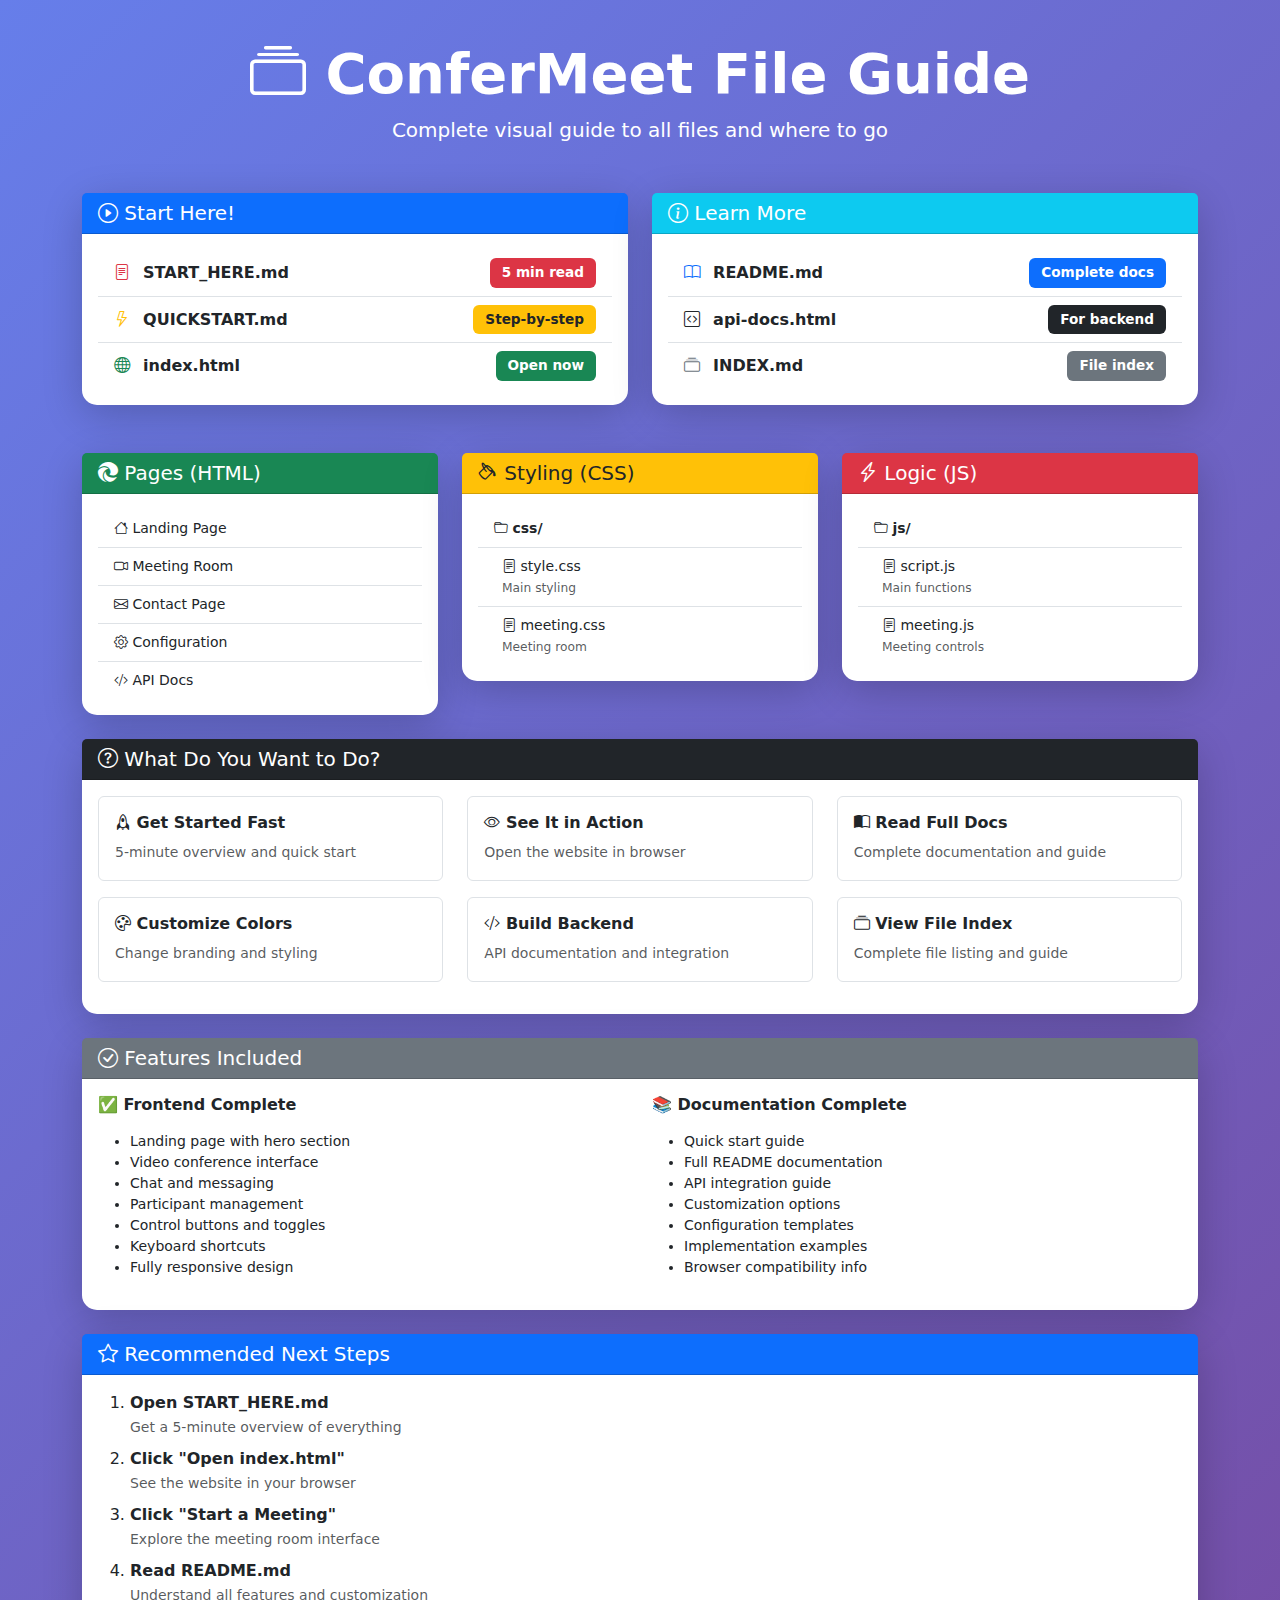
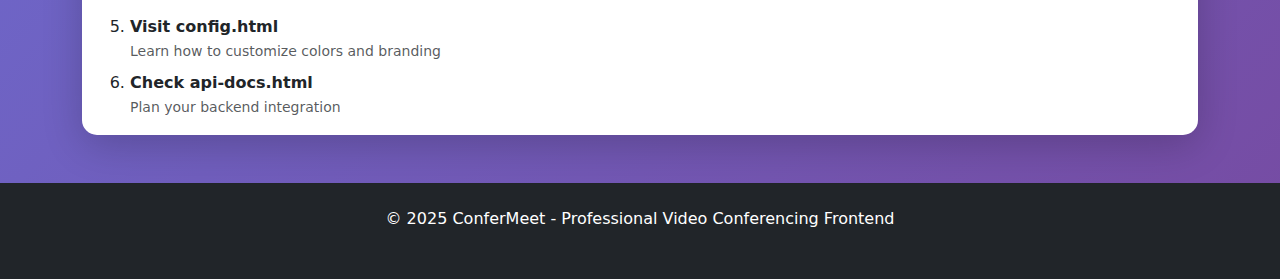
<file: New folder/meetclone/meetclone/src/main/resources/templates/FILE_GUIDE.html>
<!DOCTYPE html>
<html lang="en">
<head>
    <meta charset="UTF-8">
    <meta name="viewport" content="width=device-width, initial-scale=1.0">
    <title>ConferMeet - File Guide</title>
    <link href="https://cdn.jsdelivr.net/npm/bootstrap@5.3.0/dist/css/bootstrap.min.css" rel="stylesheet">
    <link rel="stylesheet" href="https://cdn.jsdelivr.net/npm/bootstrap-icons@1.11.0/font/bootstrap-icons.css">
    <style>
        body { background: linear-gradient(135deg, #667eea 0%, #764ba2 100%); min-height: 100vh; }
        .container { margin-top: 40px; margin-bottom: 40px; }
        .card { border: none; border-radius: 15px; box-shadow: 0 10px 40px rgba(0,0,0,0.2); }
        .card-header { border-radius: 15px 15px 0 0; }
        .badge-custom { padding: 8px 12px; font-size: 0.85rem; }
    </style>
</head>
<body>
    <div class="container">
        <div class="text-center mb-5" style="color: white;">
            <h1 class="display-4 fw-bold mb-2"><i class="bi bi-collection"></i> ConferMeet File Guide</h1>
            <p class="lead">Complete visual guide to all files and where to go</p>
        </div>

        <div class="row mb-4">
            <div class="col-lg-6">
                <div class="card mb-4">
                    <div class="card-header bg-primary text-white">
                        <h5 class="mb-0"><i class="bi bi-play-circle"></i> Start Here!</h5>
                    </div>
                    <div class="card-body">
                        <div class="list-group list-group-flush">
                            <a href="START_HERE.md" class="list-group-item list-group-item-action d-flex justify-content-between align-items-center">
                                <span><i class="bi bi-file-text text-danger me-2"></i> <strong>START_HERE.md</strong></span>
                                <span class="badge bg-danger badge-custom">5 min read</span>
                            </a>
                            <a href="QUICKSTART.md" class="list-group-item list-group-item-action d-flex justify-content-between align-items-center">
                                <span><i class="bi bi-lightning text-warning me-2"></i> <strong>QUICKSTART.md</strong></span>
                                <span class="badge bg-warning text-dark badge-custom">Step-by-step</span>
                            </a>
                            <a href="index.html" class="list-group-item list-group-item-action d-flex justify-content-between align-items-center">
                                <span><i class="bi bi-globe text-success me-2"></i> <strong>index.html</strong></span>
                                <span class="badge bg-success badge-custom">Open now</span>
                            </a>
                        </div>
                    </div>
                </div>
            </div>

            <div class="col-lg-6">
                <div class="card mb-4">
                    <div class="card-header bg-info text-white">
                        <h5 class="mb-0"><i class="bi bi-info-circle"></i> Learn More</h5>
                    </div>
                    <div class="card-body">
                        <div class="list-group list-group-flush">
                            <a href="README.md" class="list-group-item list-group-item-action d-flex justify-content-between align-items-center">
                                <span><i class="bi bi-book text-primary me-2"></i> <strong>README.md</strong></span>
                                <span class="badge bg-primary badge-custom">Complete docs</span>
                            </a>
                            <a href="api-docs.html" class="list-group-item list-group-item-action d-flex justify-content-between align-items-center">
                                <span><i class="bi bi-code-square text-dark me-2"></i> <strong>api-docs.html</strong></span>
                                <span class="badge bg-dark badge-custom">For backend</span>
                            </a>
                            <a href="INDEX.md" class="list-group-item list-group-item-action d-flex justify-content-between align-items-center">
                                <span><i class="bi bi-collection text-secondary me-2"></i> <strong>INDEX.md</strong></span>
                                <span class="badge bg-secondary badge-custom">File index</span>
                            </a>
                        </div>
                    </div>
                </div>
            </div>
        </div>

        <div class="row mb-4">
            <div class="col-lg-4">
                <div class="card">
                    <div class="card-header bg-success text-white">
                        <h5 class="mb-0"><i class="bi bi-browser-edge"></i> Pages (HTML)</h5>
                    </div>
                    <div class="card-body">
                        <div class="list-group list-group-flush">
                            <a href="index.html" class="list-group-item list-group-item-action small">
                                <i class="bi bi-house"></i> Landing Page
                            </a>
                            <a href="meeting.html" class="list-group-item list-group-item-action small">
                                <i class="bi bi-camera-video"></i> Meeting Room
                            </a>
                            <a href="contact.html" class="list-group-item list-group-item-action small">
                                <i class="bi bi-envelope"></i> Contact Page
                            </a>
                            <a href="config.html" class="list-group-item list-group-item-action small">
                                <i class="bi bi-gear"></i> Configuration
                            </a>
                            <a href="api-docs.html" class="list-group-item list-group-item-action small">
                                <i class="bi bi-code-slash"></i> API Docs
                            </a>
                        </div>
                    </div>
                </div>
            </div>

            <div class="col-lg-4">
                <div class="card">
                    <div class="card-header bg-warning text-dark">
                        <h5 class="mb-0"><i class="bi bi-paint-bucket"></i> Styling (CSS)</h5>
                    </div>
                    <div class="card-body">
                        <div class="list-group list-group-flush">
                            <div class="list-group-item small">
                                <i class="bi bi-folder"></i> <strong>css/</strong>
                            </div>
                            <div class="list-group-item small ps-4">
                                <i class="bi bi-file-text"></i> style.css
                                <br><small class="text-muted">Main styling</small>
                            </div>
                            <div class="list-group-item small ps-4">
                                <i class="bi bi-file-text"></i> meeting.css
                                <br><small class="text-muted">Meeting room</small>
                            </div>
                        </div>
                    </div>
                </div>
            </div>

            <div class="col-lg-4">
                <div class="card">
                    <div class="card-header bg-danger text-white">
                        <h5 class="mb-0"><i class="bi bi-lightning-charge"></i> Logic (JS)</h5>
                    </div>
                    <div class="card-body">
                        <div class="list-group list-group-flush">
                            <div class="list-group-item small">
                                <i class="bi bi-folder"></i> <strong>js/</strong>
                            </div>
                            <div class="list-group-item small ps-4">
                                <i class="bi bi-file-text"></i> script.js
                                <br><small class="text-muted">Main functions</small>
                            </div>
                            <div class="list-group-item small ps-4">
                                <i class="bi bi-file-text"></i> meeting.js
                                <br><small class="text-muted">Meeting controls</small>
                            </div>
                        </div>
                    </div>
                </div>
            </div>
        </div>

        <div class="row mb-4">
            <div class="col-lg-12">
                <div class="card">
                    <div class="card-header bg-dark text-white">
                        <h5 class="mb-0"><i class="bi bi-question-circle"></i> What Do You Want to Do?</h5>
                    </div>
                    <div class="card-body">
                        <div class="row">
                            <div class="col-md-4 mb-3">
                                <div class="p-3 border rounded" style="cursor: pointer;" onclick="window.location='START_HERE.md'">
                                    <h6 class="fw-bold"><i class="bi bi-rocket"></i> Get Started Fast</h6>
                                    <small class="text-muted">5-minute overview and quick start</small>
                                </div>
                            </div>
                            <div class="col-md-4 mb-3">
                                <div class="p-3 border rounded" style="cursor: pointer;" onclick="window.location='index.html'">
                                    <h6 class="fw-bold"><i class="bi bi-eye"></i> See It in Action</h6>
                                    <small class="text-muted">Open the website in browser</small>
                                </div>
                            </div>
                            <div class="col-md-4 mb-3">
                                <div class="p-3 border rounded" style="cursor: pointer;" onclick="window.location='README.md'">
                                    <h6 class="fw-bold"><i class="bi bi-book-half"></i> Read Full Docs</h6>
                                    <small class="text-muted">Complete documentation and guide</small>
                                </div>
                            </div>
                            <div class="col-md-4 mb-3">
                                <div class="p-3 border rounded" style="cursor: pointer;" onclick="window.location='config.html'">
                                    <h6 class="fw-bold"><i class="bi bi-palette"></i> Customize Colors</h6>
                                    <small class="text-muted">Change branding and styling</small>
                                </div>
                            </div>
                            <div class="col-md-4 mb-3">
                                <div class="p-3 border rounded" style="cursor: pointer;" onclick="window.location='api-docs.html'">
                                    <h6 class="fw-bold"><i class="bi bi-code-slash"></i> Build Backend</h6>
                                    <small class="text-muted">API documentation and integration</small>
                                </div>
                            </div>
                            <div class="col-md-4 mb-3">
                                <div class="p-3 border rounded" style="cursor: pointer;" onclick="window.location='INDEX.md'">
                                    <h6 class="fw-bold"><i class="bi bi-collection"></i> View File Index</h6>
                                    <small class="text-muted">Complete file listing and guide</small>
                                </div>
                            </div>
                        </div>
                    </div>
                </div>
            </div>
        </div>

        <div class="card mb-4">
            <div class="card-header bg-secondary text-white">
                <h5 class="mb-0"><i class="bi bi-check-circle"></i> Features Included</h5>
            </div>
            <div class="card-body">
                <div class="row">
                    <div class="col-md-6">
                        <h6 class="fw-bold mb-3">✅ Frontend Complete</h6>
                        <ul class="small">
                            <li>Landing page with hero section</li>
                            <li>Video conference interface</li>
                            <li>Chat and messaging</li>
                            <li>Participant management</li>
                            <li>Control buttons and toggles</li>
                            <li>Keyboard shortcuts</li>
                            <li>Fully responsive design</li>
                        </ul>
                    </div>
                    <div class="col-md-6">
                        <h6 class="fw-bold mb-3">📚 Documentation Complete</h6>
                        <ul class="small">
                            <li>Quick start guide</li>
                            <li>Full README documentation</li>
                            <li>API integration guide</li>
                            <li>Customization options</li>
                            <li>Configuration templates</li>
                            <li>Implementation examples</li>
                            <li>Browser compatibility info</li>
                        </ul>
                    </div>
                </div>
            </div>
        </div>

        <div class="card">
            <div class="card-header bg-primary text-white">
                <h5 class="mb-0"><i class="bi bi-star"></i> Recommended Next Steps</h5>
            </div>
            <div class="card-body">
                <ol class="mb-0">
                    <li class="mb-2">
                        <strong>Open START_HERE.md</strong>
                        <br><small class="text-muted">Get a 5-minute overview of everything</small>
                    </li>
                    <li class="mb-2">
                        <strong>Click "Open index.html"</strong>
                        <br><small class="text-muted">See the website in your browser</small>
                    </li>
                    <li class="mb-2">
                        <strong>Click "Start a Meeting"</strong>
                        <br><small class="text-muted">Explore the meeting room interface</small>
                    </li>
                    <li class="mb-2">
                        <strong>Read README.md</strong>
                        <br><small class="text-muted">Understand all features and customization</small>
                    </li>
                    <li class="mb-2">
                        <strong>Visit config.html</strong>
                        <br><small class="text-muted">Learn how to customize colors and branding</small>
                    </li>
                    <li>
                        <strong>Check api-docs.html</strong>
                        <br><small class="text-muted">Plan your backend integration</small>
                    </li>
                </ol>
            </div>
        </div>
    </div>

    <footer class="bg-dark text-white text-center py-4 mt-5">
        <p class="mb-0">&copy; 2025 ConferMeet - Professional Video Conferencing Frontend</p>
        <small class="text-muted">Ready for customization and backend integration</small>
    </footer>

    <script src="https://cdn.jsdelivr.net/npm/bootstrap@5.3.0/dist/js/bootstrap.bundle.min.js"></script>
</body>
</html>
</file>
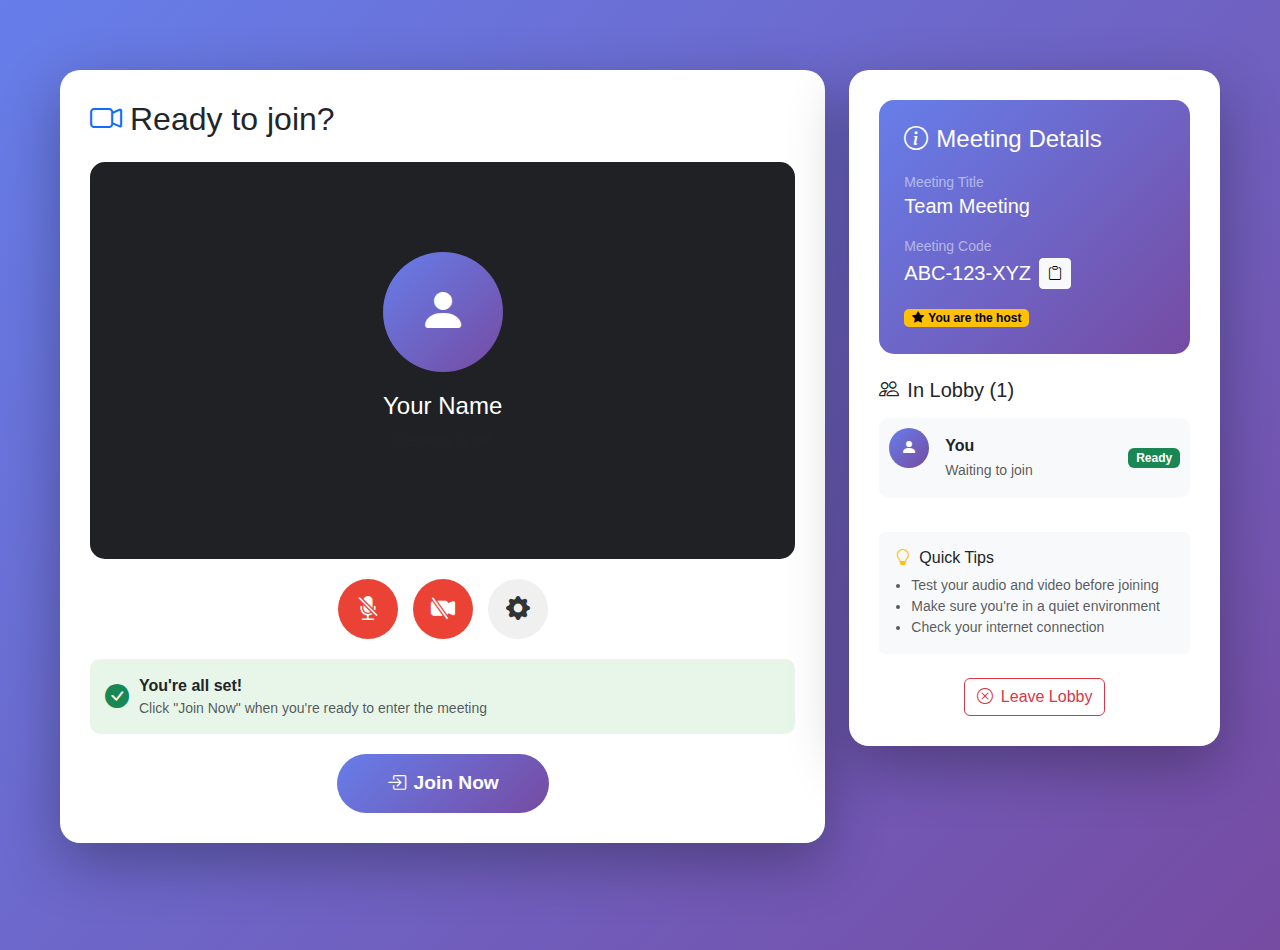
<file: New folder/meetclone/meetclone/src/main/resources/templates/lobby.html>
<!DOCTYPE html>
<html lang="en" xmlns:th="http://www.thymeleaf.org">
<head>
    <meta charset="UTF-8">
    <meta name="viewport" content="width=device-width, initial-scale=1.0">
    <title>Meeting Lobby - ConferMeet</title>
    <link href="https://cdn.jsdelivr.net/npm/bootstrap@5.3.0/dist/css/bootstrap.min.css" rel="stylesheet">
    <link rel="stylesheet" href="https://cdn.jsdelivr.net/npm/bootstrap-icons@1.11.0/font/bootstrap-icons.css">
    <style>
        :root {
            --primary-color: #4285f4;
            --dark-bg: #202124;
            --secondary-bg: #303134;
        }

        body {
            background: linear-gradient(135deg, #667eea 0%, #764ba2 100%);
            min-height: 100vh;
            font-family: 'Segoe UI', Tahoma, Geneva, Verdana, sans-serif;
        }

        .lobby-container {
            max-width: 1200px;
            margin: 50px auto;
            padding: 20px;
        }

        .preview-card {
            background: white;
            border-radius: 20px;
            padding: 30px;
            box-shadow: 0 20px 60px rgba(0,0,0,0.3);
        }

        .video-preview {
            background: var(--dark-bg);
            border-radius: 15px;
            aspect-ratio: 16/9;
            position: relative;
            overflow: hidden;
            margin-bottom: 20px;
        }

        .video-placeholder {
            display: flex;
            align-items: center;
            justify-content: center;
            height: 100%;
            color: white;
        }

        .avatar-preview {
            width: 120px;
            height: 120px;
            border-radius: 50%;
            background: linear-gradient(135deg, #667eea 0%, #764ba2 100%);
            display: flex;
            align-items: center;
            justify-content: center;
            font-size: 3rem;
            color: white;
            margin: 0 auto 20px;
        }

        .control-group {
            display: flex;
            gap: 15px;
            justify-content: center;
            margin: 20px 0;
        }

        .control-btn {
            width: 60px;
            height: 60px;
            border-radius: 50%;
            border: none;
            display: flex;
            align-items: center;
            justify-content: center;
            font-size: 1.5rem;
            cursor: pointer;
            transition: all 0.3s;
            background: #f0f0f0;
            color: #333;
        }

        .control-btn:hover {
            transform: scale(1.1);
            box-shadow: 0 5px 15px rgba(0,0,0,0.2);
        }

        .control-btn.active {
            background: var(--primary-color);
            color: white;
        }

        .control-btn.muted {
            background: #ea4335;
            color: white;
        }

        .settings-panel {
            background: #f8f9fa;
            border-radius: 15px;
            padding: 20px;
            margin-top: 20px;
        }

        .device-select {
            margin-bottom: 15px;
        }

        .meeting-info {
            background: linear-gradient(135deg, #667eea 0%, #764ba2 100%);
            color: white;
            border-radius: 15px;
            padding: 25px;
            margin-bottom: 20px;
        }

        .btn-join {
            background: linear-gradient(135deg, #667eea 0%, #764ba2 100%);
            border: none;
            padding: 15px 50px;
            font-size: 1.2rem;
            font-weight: 600;
            border-radius: 50px;
            color: white;
            transition: all 0.3s;
        }

        .btn-join:hover {
            transform: translateY(-3px);
            box-shadow: 0 10px 30px rgba(0,0,0,0.3);
        }

        .ready-check {
            display: flex;
            align-items: center;
            gap: 10px;
            margin: 20px 0;
            padding: 15px;
            background: #e8f5e9;
            border-radius: 10px;
        }

        .participant-list {
            max-height: 300px;
            overflow-y: auto;
        }

        .participant-item {
            display: flex;
            align-items: center;
            justify-content: space-between;
            padding: 10px;
            margin-bottom: 10px;
            background: #f8f9fa;
            border-radius: 10px;
        }

        .host-badge {
            background: #ffc107;
            color: #000;
            padding: 2px 8px;
            border-radius: 5px;
            font-size: 0.75rem;
            font-weight: 600;
        }
    </style>
</head>
<body>
    <div class="lobby-container">
        <div class="row g-4">
            <div class="col-lg-8">
                <div class="preview-card">
                    <h2 class="mb-4"><i class="bi bi-camera-video me-2 text-primary"></i>Ready to join?</h2>
                    
                    <div class="video-preview">
                        <div class="video-placeholder">
                            <div class="text-center">
                                <div class="avatar-preview">
                                    <i class="bi bi-person-fill"></i>
                                </div>
                                <h4 th:text="${username}">Your Name</h4>
                                <p class="text-muted">Camera is off</p>
                            </div>
                        </div>
                    </div>

                    <div class="control-group">
                        <button class="control-btn muted" id="micBtn" onclick="toggleMic()" title="Microphone">
                            <i class="bi bi-mic-mute-fill"></i>
                        </button>
                        <button class="control-btn muted" id="camBtn" onclick="toggleCamera()" title="Camera">
                            <i class="bi bi-camera-video-off-fill"></i>
                        </button>
                        <button class="control-btn" id="settingsBtn" onclick="toggleSettings()" title="Settings">
                            <i class="bi bi-gear-fill"></i>
                        </button>
                    </div>

                    <div class="settings-panel" id="settingsPanel" style="display: none;">
                        <h5 class="mb-3"><i class="bi bi-gear me-2"></i>Audio & Video Settings</h5>
                        
                        <div class="device-select">
                            <label class="form-label fw-bold">Microphone</label>
                            <select class="form-select">
                                <option>Default Microphone</option>
                                <option>Built-in Microphone</option>
                            </select>
                        </div>

                        <div class="device-select">
                            <label class="form-label fw-bold">Camera</label>
                            <select class="form-select">
                                <option>Default Camera</option>
                                <option>Built-in Camera</option>
                            </select>
                        </div>

                        <div class="device-select">
                            <label class="form-label fw-bold">Speaker</label>
                            <select class="form-select">
                                <option>Default Speaker</option>
                                <option>Built-in Speaker</option>
                            </select>
                        </div>

                        <button class="btn btn-sm btn-primary" onclick="testAudio()">
                            <i class="bi bi-volume-up me-2"></i>Test Speaker
                        </button>
                    </div>

                    <div class="ready-check">
                        <i class="bi bi-check-circle-fill text-success" style="font-size: 1.5rem;"></i>
                        <div>
                            <strong>You're all set!</strong>
                            <p class="mb-0 text-muted small">Click "Join Now" when you're ready to enter the meeting</p>
                        </div>
                    </div>

                    <div class="text-center">
                        <form action="/meeting" method="GET">
                            <button type="submit" class="btn btn-join">
                                <i class="bi bi-box-arrow-in-right me-2"></i>Join Now
                            </button>
                        </form>
                    </div>
                </div>
            </div>

            <div class="col-lg-4">
                <div class="preview-card">
                    <div class="meeting-info">
                        <h4 class="mb-3"><i class="bi bi-info-circle me-2"></i>Meeting Details</h4>
                        <div class="mb-3">
                            <small class="text-white-50">Meeting Title</small>
                            <h5 th:text="${meetingTitle}">Team Meeting</h5>
                        </div>
                        <div class="mb-3">
                            <small class="text-white-50">Meeting Code</small>
                            <h5 class="d-flex align-items-center">
                                <span th:text="${meetingCode}">ABC-123-XYZ</span>
                                <button class="btn btn-sm btn-light ms-2" onclick="copyMeetingCode()">
                                    <i class="bi bi-clipboard"></i>
                                </button>
                            </h5>
                        </div>
                        <div th:if="${isHost}">
                            <span class="host-badge"><i class="bi bi-star-fill me-1"></i>You are the host</span>
                        </div>
                    </div>

                    <div class="mt-4">
                        <h5 class="mb-3"><i class="bi bi-people me-2"></i>In Lobby (1)</h5>
                        <div class="participant-list">
                            <div class="participant-item">
                                <div class="d-flex align-items-center gap-3">
                                    <div class="avatar-preview" style="width: 40px; height: 40px; font-size: 1rem;">
                                        <i class="bi bi-person-fill"></i>
                                    </div>
                                    <div>
                                        <strong th:text="${username}">You</strong>
                                        <br>
                                        <small class="text-muted">Waiting to join</small>
                                    </div>
                                </div>
                                <span class="badge bg-success">Ready</span>
                            </div>
                        </div>
                    </div>

                    <div class="mt-4 p-3 bg-light rounded">
                        <h6 class="mb-2"><i class="bi bi-lightbulb text-warning me-2"></i>Quick Tips</h6>
                        <ul class="small text-muted mb-0 ps-3">
                            <li>Test your audio and video before joining</li>
                            <li>Make sure you're in a quiet environment</li>
                            <li>Check your internet connection</li>
                        </ul>
                    </div>

                    <div class="mt-4 text-center">
                        <a href="/index" class="btn btn-outline-danger">
                            <i class="bi bi-x-circle me-2"></i>Leave Lobby
                        </a>
                    </div>
                </div>
            </div>
        </div>
    </div>

    <script src="https://cdn.jsdelivr.net/npm/bootstrap@5.3.0/dist/js/bootstrap.bundle.min.js"></script>
    <script>
        let isMicMuted = true;
        let isCameraOff = true;

        function toggleMic() {
            const btn = document.getElementById('micBtn');
            isMicMuted = !isMicMuted;
            
            if (isMicMuted) {
                btn.classList.add('muted');
                btn.innerHTML = '<i class="bi bi-mic-mute-fill"></i>';
            } else {
                btn.classList.remove('muted');
                btn.classList.add('active');
                btn.innerHTML = '<i class="bi bi-mic-fill"></i>';
            }
        }

        function toggleCamera() {
            const btn = document.getElementById('camBtn');
            isCameraOff = !isCameraOff;
            
            if (isCameraOff) {
                btn.classList.add('muted');
                btn.innerHTML = '<i class="bi bi-camera-video-off-fill"></i>';
            } else {
                btn.classList.remove('muted');
                btn.classList.add('active');
                btn.innerHTML = '<i class="bi bi-camera-video-fill"></i>';
            }
        }

        function toggleSettings() {
            const panel = document.getElementById('settingsPanel');
            const btn = document.getElementById('settingsBtn');
            
            if (panel.style.display === 'none') {
                panel.style.display = 'block';
                btn.classList.add('active');
            } else {
                panel.style.display = 'none';
                btn.classList.remove('active');
            }
        }

        function testAudio() {
            const audio = new Audio('https://www.soundjay.com/button/sounds/beep-07.mp3');
            audio.play();
        }

        function copyMeetingCode() {
            const codeElement = document.querySelector('[th\\:text="${meetingCode}"]');
            const code = codeElement ? codeElement.textContent : '';
            
            if (navigator.clipboard) {
                navigator.clipboard.writeText(code).then(() => {
                    showNotification('Meeting code copied!');
                });
            }
        }

        function showNotification(message) {
            const notification = document.createElement('div');
            notification.className = 'alert alert-success position-fixed top-0 start-50 translate-middle-x mt-3';
            notification.style.zIndex = '9999';
            notification.textContent = message;
            document.body.appendChild(notification);

            setTimeout(() => notification.remove(), 3000);
        }
    </script>
</body>
</html>
</file>
